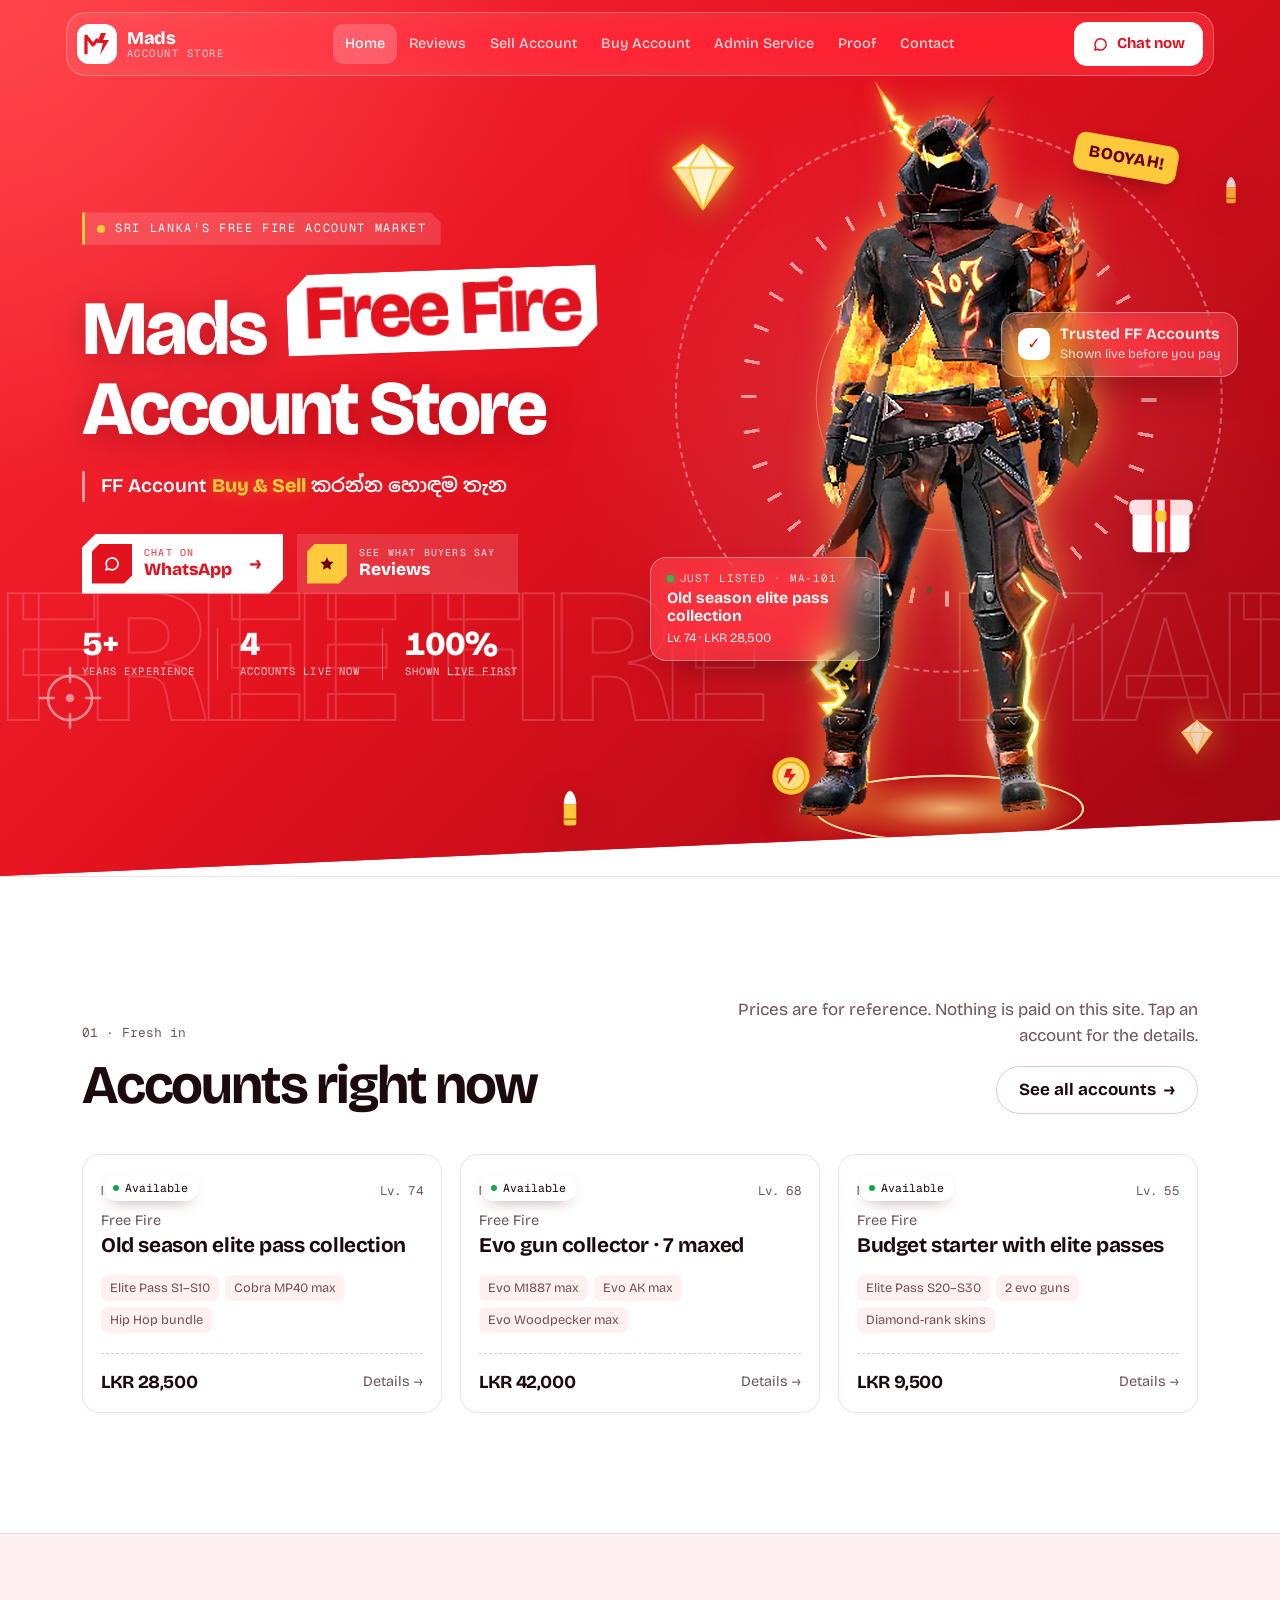
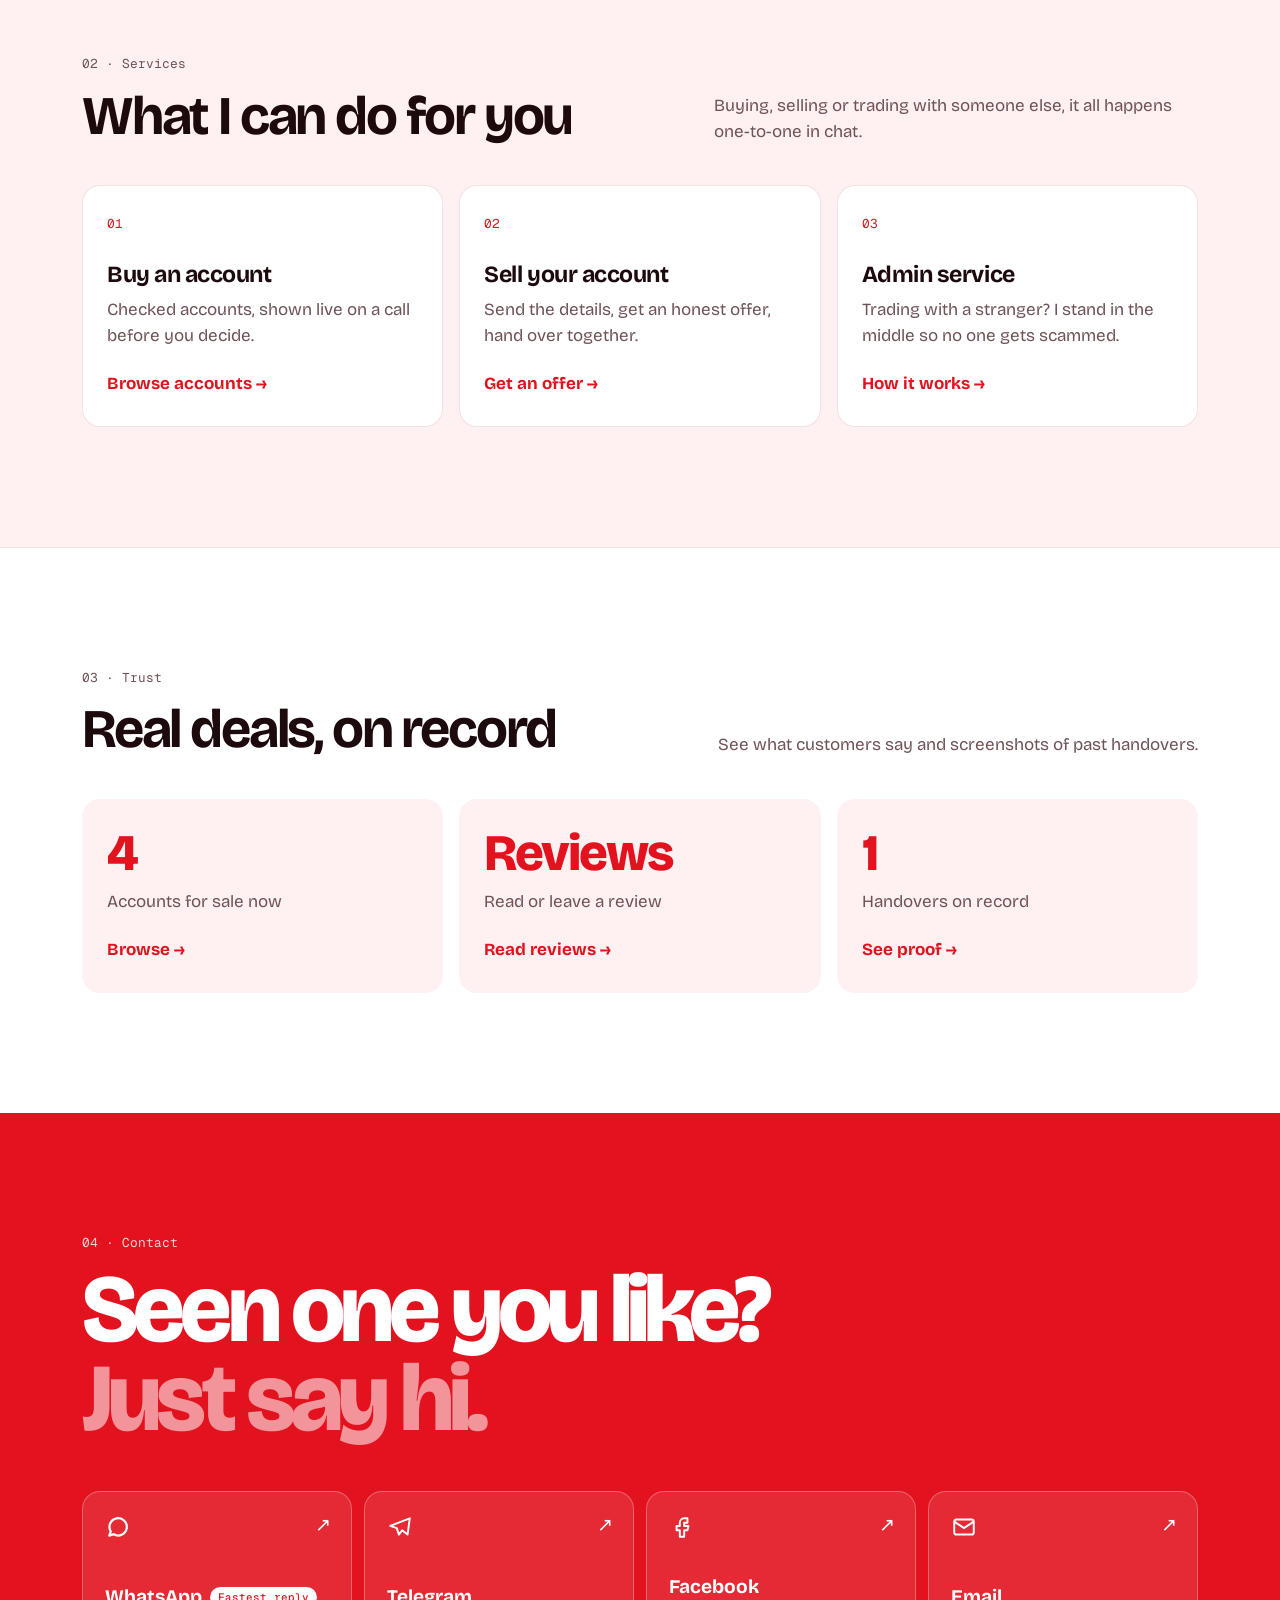
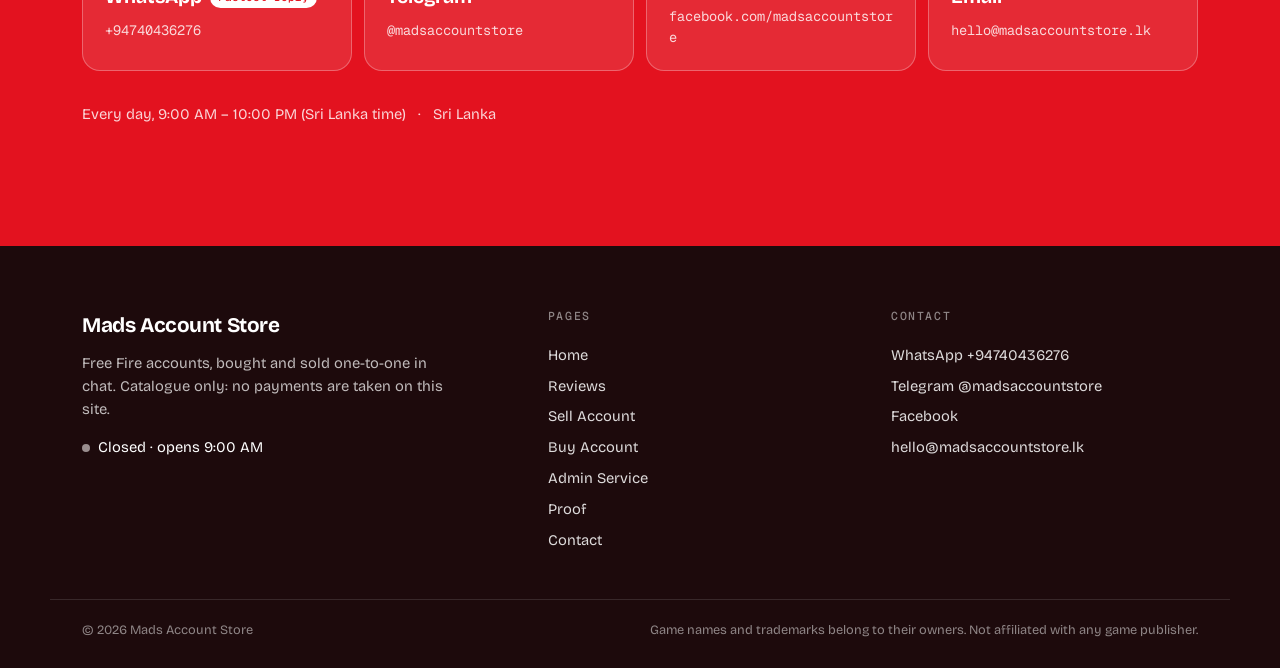
<file: index.html>
<!doctype html>
<html lang="en">
  <head>
    <meta charset="utf-8" />
    <meta name="viewport" content="width=device-width, initial-scale=1" />
    <title>Mads Account Store — Free Fire accounts</title>
    <meta
      name="description"
      content="Buy and sell Free Fire accounts with Mads Account Store. Browse the listings and message directly on WhatsApp — no online payments."
    />
    <meta name="theme-color" content="#e3121f" />
    <link rel="preconnect" href="https://fonts.googleapis.com" />
    <link rel="preconnect" href="https://fonts.gstatic.com" crossorigin />
    <link
      href="https://fonts.googleapis.com/css2?family=Bricolage+Grotesque:opsz,wght@12..96,400;12..96,500;12..96,700;12..96,800&family=Geist+Mono:wght@400;500&family=Noto+Sans+Sinhala:wght@500;600&display=swap"
      rel="stylesheet"
    />
    <link rel="stylesheet" href="assets/css/style.css" />
  </head>
  <body data-page="home">
    <a class="skip" href="#main">Skip to content</a>
    <div id="site-nav"></div>

    <main id="main">
      <!-- Hero -->
      <section class="hero" aria-labelledby="hero-title">
        <div class="hero-bg" id="hero-bg" aria-hidden="true">
          <div class="hero-particles" id="hero-particles"></div>
          <div class="hero-marquee" data-depth="6"><div class="marquee-track" id="marquee"></div></div>
        </div>
        <div class="hero-objects" id="hero-objects" aria-hidden="true">
          <span class="obj obj-gem" data-depth="34"><i><svg viewBox="0 0 64 64"><path class="f1" d="M32 4 58 24 32 60 6 24z"/><path class="f2" d="M6 24h52L32 60z"/><path class="f3" d="M20 24 32 4l12 20-12 36z"/><path class="edge" d="M32 4 58 24 32 60 6 24zM6 24h52M20 24l12 36 12-36M20 24 32 4l12 20"/></svg></i></span>
          <span class="obj obj-crate" data-depth="22"><i><svg viewBox="0 0 64 64"><rect class="box" x="6" y="14" width="52" height="42" rx="6"/><rect class="lid" x="3" y="8" width="58" height="14" rx="5"/><path class="strap" d="M26 8v48M38 8v48"/><rect class="lock" x="27" y="18" width="10" height="10" rx="2"/></svg></i></span>
          <span class="obj obj-ammo" data-depth="44"><i><svg viewBox="0 0 64 64"><path class="shell" d="M22 26h20v30a4 4 0 0 1-4 4H26a4 4 0 0 1-4-4z"/><path class="tip" d="M22 26c0-12 5-20 10-22 5 2 10 10 10 22z"/><path class="band" d="M22 50h20"/></svg></i></span>
          <span class="obj obj-ammo obj-ammo-2" data-depth="18"><i><svg viewBox="0 0 64 64"><path class="shell" d="M22 26h20v30a4 4 0 0 1-4 4H26a4 4 0 0 1-4-4z"/><path class="tip" d="M22 26c0-12 5-20 10-22 5 2 10 10 10 22z"/><path class="band" d="M22 50h20"/></svg></i></span>
          <span class="obj obj-cross" data-depth="12"><i><svg viewBox="0 0 64 64"><circle cx="32" cy="32" r="22"/><circle cx="32" cy="32" r="3" class="dot"/><path d="M32 2v14M32 48v14M2 32h14M48 32h14"/></svg></i></span>
          <span class="obj obj-coin" data-depth="28"><i><svg viewBox="0 0 64 64"><ellipse class="rim" cx="32" cy="32" rx="26" ry="26"/><ellipse class="face" cx="32" cy="32" rx="19" ry="19"/><path class="mark" d="M26 22l-4 12h8l-3 10 12-15h-8l3-7z"/></svg></i></span>
          <span class="obj obj-gem obj-gem-2" data-depth="40"><i><svg viewBox="0 0 64 64"><path class="f1" d="M32 4 58 24 32 60 6 24z"/><path class="f2" d="M6 24h52L32 60z"/><path class="f3" d="M20 24 32 4l12 20-12 36z"/><path class="edge" d="M32 4 58 24 32 60 6 24zM6 24h52M20 24l12 36 12-36M20 24 32 4l12 20"/></svg></i></span>
        </div>
        <div class="wrap hero-inner">
          <div class="hero-copy">
            <p class="hero-eyebrow"><span class="live-dot" aria-hidden="true"></span><span id="hero-eyebrow">Free Fire account market</span></p>
            <h1 class="hero-title" id="hero-title">
              <span class="t-first" data-hero="before">Mads</span>
              <span class="hl" data-hero="highlight">Free Fire</span>
              <span class="hero-title-line" data-hero="after">Account Store</span>
            </h1>
            <p class="hero-sub" id="hero-sub"></p>
            <div class="hero-actions">
              <a class="gbtn gbtn-primary" data-link="whatsapp" href="#contact">
                <span class="gbtn-icon"><svg viewBox="0 0 24 24" width="18" height="18" aria-hidden="true"><path d="M4 20l1.3-4A8 8 0 1 1 8 18.7L4 20z" fill="none" stroke="currentColor" stroke-width="2.2" stroke-linejoin="round" /></svg></span>
                <span class="gbtn-text"><small>Chat on</small>WhatsApp</span>
                <span class="gbtn-arrow" aria-hidden="true">→</span>
              </a>
              <a class="gbtn gbtn-glass" href="reviews.html">
                <span class="gbtn-icon"><svg viewBox="0 0 24 24" width="18" height="18" aria-hidden="true"><path d="M12 3l2.7 5.6 6.1.8-4.5 4.2 1.1 6-5.4-2.9-5.4 2.9 1.1-6L3.2 9.4l6.1-.8L12 3z" fill="currentColor" /></svg></span>
                <span class="gbtn-text"><small>See what buyers say</small>Reviews</span>
              </a>
            </div>
            <dl class="hero-stats" id="hero-stats"></dl>
          </div>
          <div class="hero-figure" id="hero-figure" data-depth="-10"></div>
        </div>
      </section>

      <section class="section" id="featured">
        <div class="wrap">
          <div class="section-head">
            <div>
              <p class="kicker">01 · Fresh in</p>
              <h2>Accounts right now</h2>
            </div>
            <div class="section-side">
              <p class="section-note">Prices are for reference. Nothing is paid on this site. Tap an account for the details.</p>
              <a class="btn btn-ghost" href="buy.html">See all accounts <span aria-hidden="true">→</span></a>
            </div>
          </div>
          <ul class="grid" id="featured-grid"></ul>
        </div>
      </section>

      <section class="section section-alt" id="services">
        <div class="wrap">
          <div class="section-head">
            <div>
              <p class="kicker">02 · Services</p>
              <h2>What I can do for you</h2>
            </div>
            <p class="section-note">Buying, selling or trading with someone else, it all happens one-to-one in chat.</p>
          </div>
          <div class="services">
            <a class="service-card" href="buy.html">
              <span class="service-no">01</span>
              <h3>Buy an account</h3>
              <p>Checked accounts, shown live on a call before you decide.</p>
              <span class="service-link">Browse accounts <span aria-hidden="true">→</span></span>
            </a>
            <a class="service-card" href="sell.html">
              <span class="service-no">02</span>
              <h3>Sell your account</h3>
              <p>Send the details, get an honest offer, hand over together.</p>
              <span class="service-link">Get an offer <span aria-hidden="true">→</span></span>
            </a>
            <a class="service-card" href="admin.html">
              <span class="service-no">03</span>
              <h3>Admin service</h3>
              <p>Trading with a stranger? I stand in the middle so no one gets scammed.</p>
              <span class="service-link">How it works <span aria-hidden="true">→</span></span>
            </a>
          </div>
        </div>
      </section>

      <section class="section" id="trust">
        <div class="wrap">
          <div class="section-head">
            <div>
              <p class="kicker">03 · Trust</p>
              <h2>Real deals, on record</h2>
            </div>
            <p class="section-note">See what customers say and screenshots of past handovers.</p>
          </div>
          <div class="trust-grid" id="trust-grid"></div>
        </div>
      </section>

      <section class="section contact" id="contact">
        <div class="wrap">
          <p class="kicker">04 · Contact</p>
          <h2 class="contact-title">Seen one you like?<br /><em>Just say hi.</em></h2>
          <div class="contact-grid" id="contact-grid"></div>
          <p class="contact-meta">
            <span data-contact="hours"></span>
            <span class="sep" aria-hidden="true">·</span>
            <span data-contact="location"></span>
          </p>
        </div>
      </section>
    </main>

    <div id="site-footer"></div>

    <script src="assets/js/config.js"></script>
    <script src="assets/js/electric.js"></script>
    <script src="assets/js/site.js"></script>
    <script src="assets/js/pages/home.js"></script>
  </body>
</html>
</file>
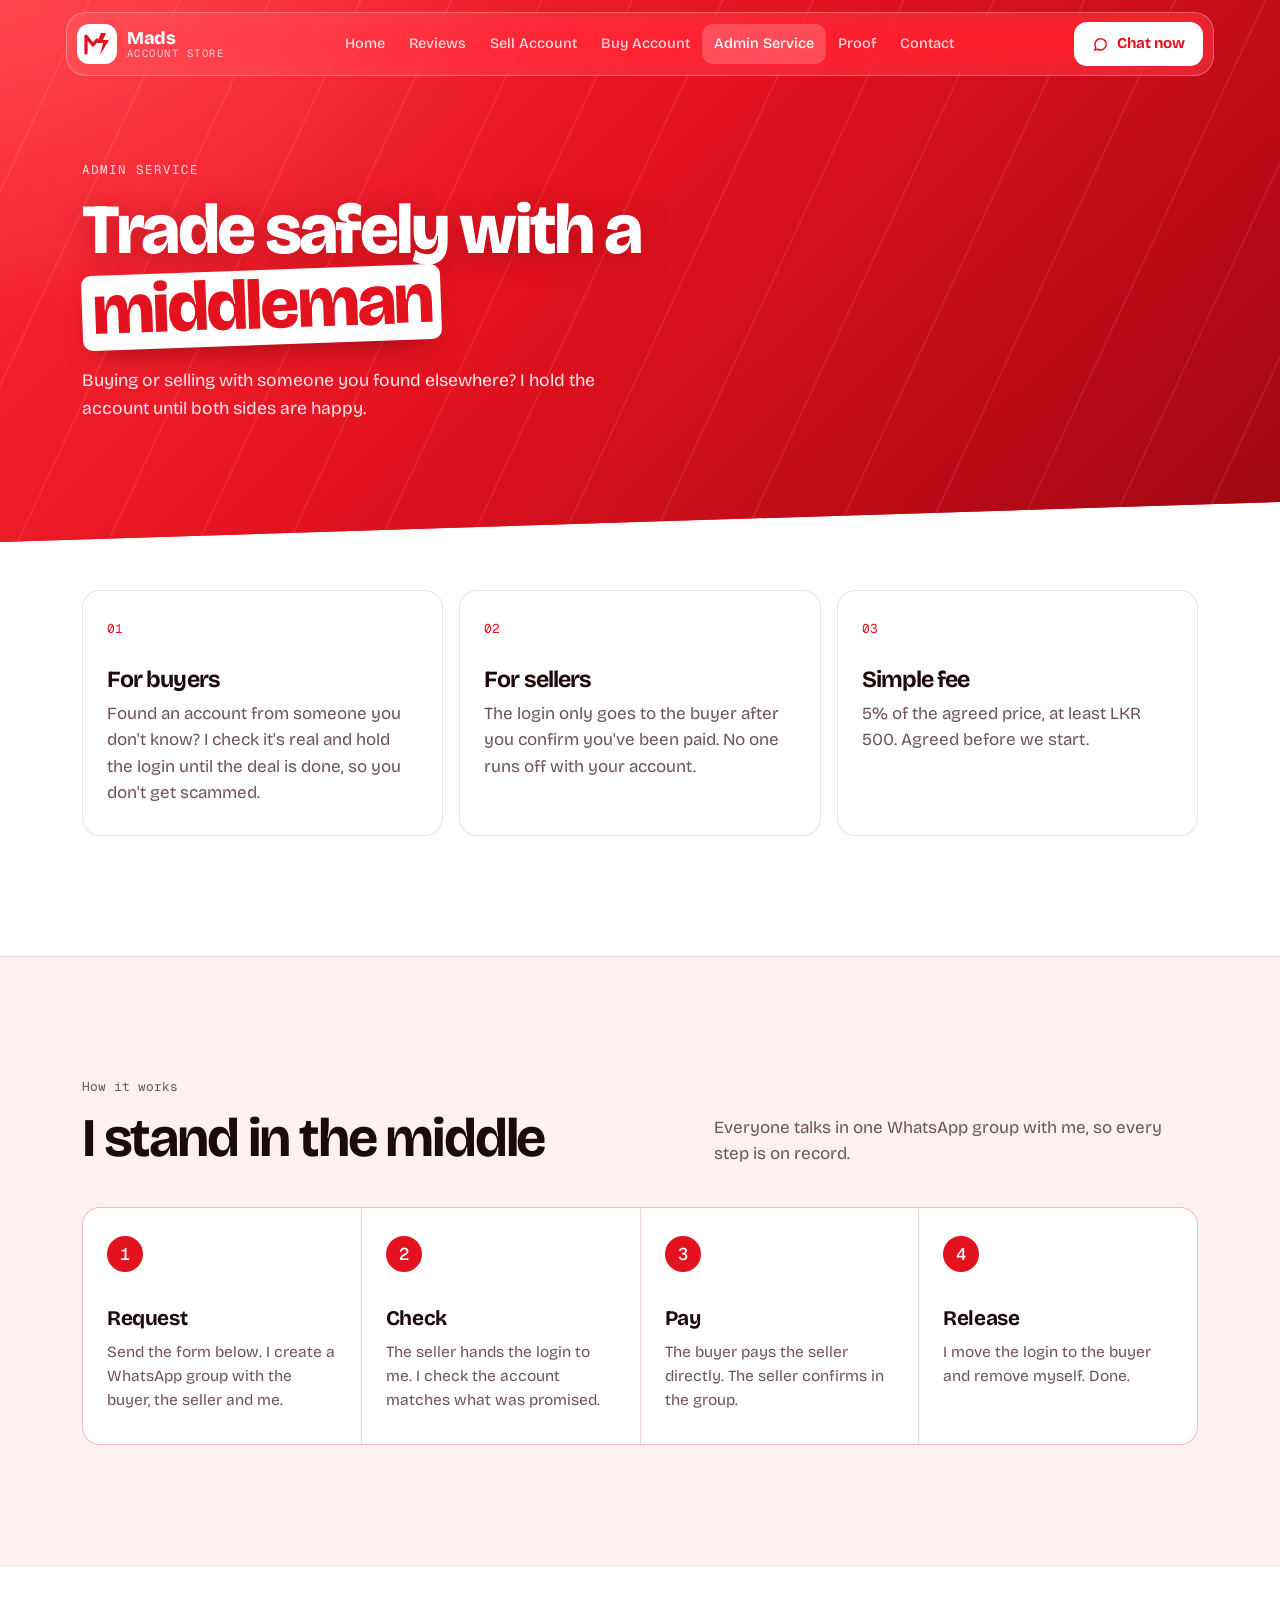
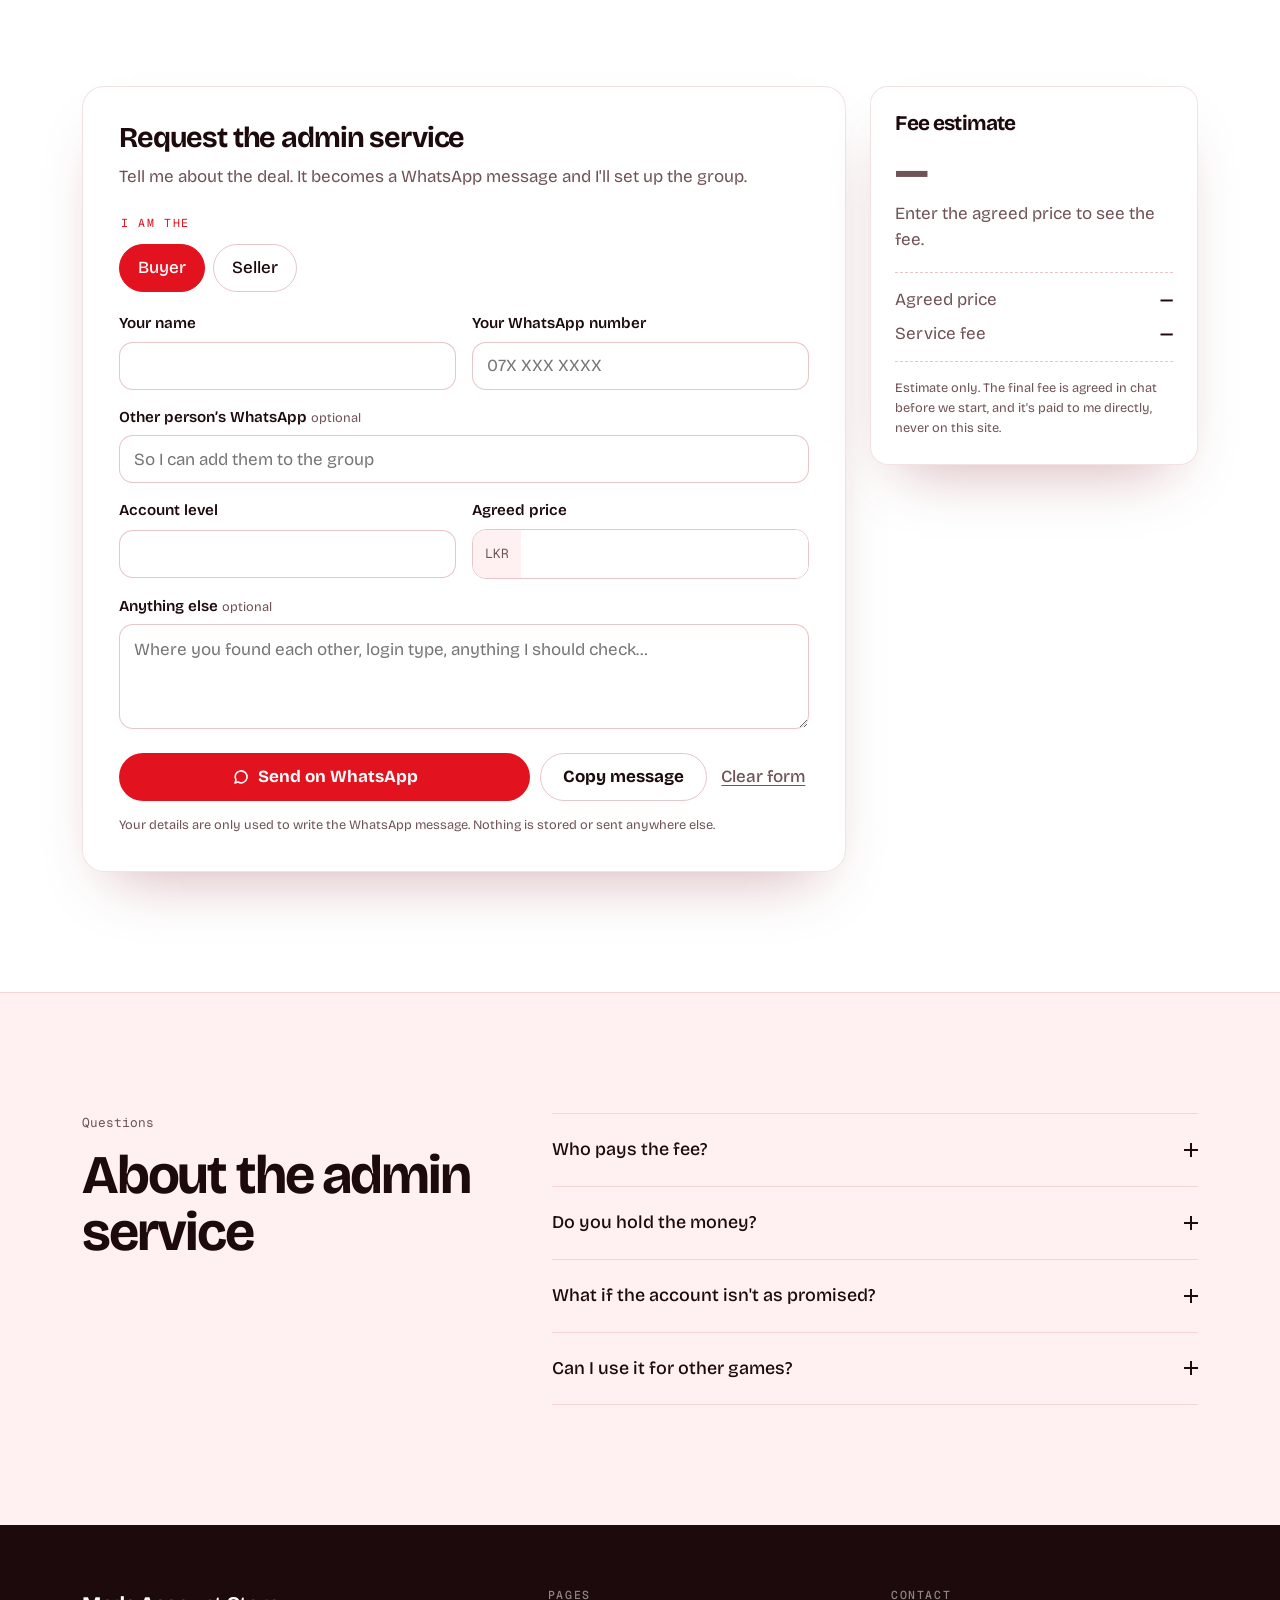
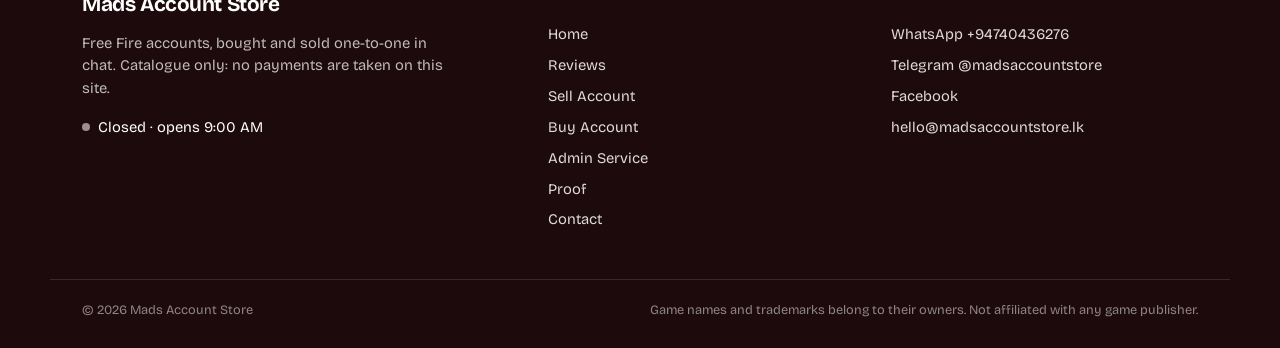
<file: admin.html>
<!doctype html>
<html lang="en">
  <head>
    <meta charset="utf-8" />
    <meta name="viewport" content="width=device-width, initial-scale=1" />
    <title>Admin (middleman) service · Mads Account Store</title>
    <meta name="description" content="Trading a Free Fire account with someone else? I stand in the middle so neither side gets scammed." />
    <meta name="theme-color" content="#e3121f" />
    <link rel="preconnect" href="https://fonts.googleapis.com" />
    <link rel="preconnect" href="https://fonts.gstatic.com" crossorigin />
    <link
      href="https://fonts.googleapis.com/css2?family=Bricolage+Grotesque:opsz,wght@12..96,400;12..96,500;12..96,700;12..96,800&family=Geist+Mono:wght@400;500&family=Noto+Sans+Sinhala:wght@500;600&display=swap"
      rel="stylesheet"
    />
    <link rel="stylesheet" href="assets/css/style.css" />
  </head>
  <body data-page="admin">
    <a class="skip" href="#main">Skip to content</a>
    <div id="site-nav"></div>

    <main id="main">
      <section class="page-hero">
        <div class="page-hero-bg" aria-hidden="true"><div class="hero-particles" id="page-sparks"></div></div>
        <div class="wrap page-hero-inner">
          <p class="page-kicker">Admin Service</p>
          <h1>Trade safely with a <span class="hl">middleman</span></h1>
          <p class="page-lead">Buying or selling with someone you found elsewhere? I hold the account until both sides are happy.</p>
        </div>
      </section>
      <section class="section section-tight">
        <div class="wrap">
          <div class="cards-3">
            <article class="info-card"><span class="info-icon" aria-hidden="true">01</span><h2>For buyers</h2><p>Found an account from someone you don't know? I check it's real and hold the login until the deal is done, so you don't get scammed.</p></article>
            <article class="info-card"><span class="info-icon" aria-hidden="true">02</span><h2>For sellers</h2><p>The login only goes to the buyer after you confirm you've been paid. No one runs off with your account.</p></article>
            <article class="info-card"><span class="info-icon" aria-hidden="true">03</span><h2>Simple fee</h2><p id="fee-text">A small fee for the service, agreed before we start. Use the calculator to see an estimate.</p></article>
          </div>
        </div>
      </section>

      <section class="section section-alt">
        <div class="wrap">
          <div class="section-head">
            <div><p class="kicker">How it works</p><h2>I stand in the middle</h2></div>
            <p class="section-note">Everyone talks in one WhatsApp group with me, so every step is on record.</p>
          </div>
          <ol class="steps">
            <li><span class="step-no">1</span><h3>Request</h3><p>Send the form below. I create a WhatsApp group with the buyer, the seller and me.</p></li>
            <li><span class="step-no">2</span><h3>Check</h3><p>The seller hands the login to me. I check the account matches what was promised.</p></li>
            <li><span class="step-no">3</span><h3>Pay</h3><p>The buyer pays the seller directly. The seller confirms in the group.</p></li>
            <li><span class="step-no">4</span><h3>Release</h3><p>I move the login to the buyer and remove myself. Done.</p></li>
          </ol>
        </div>
      </section>

      <section class="section">
        <div class="wrap split">
          <form class="form-card" id="admin-form" novalidate>
            <h2>Request the admin service</h2>
            <p class="form-intro">Tell me about the deal. It becomes a WhatsApp message and I'll set up the group.</p>
            <fieldset>
              <legend>I am the</legend>
              <div class="radio-pills">
                <label><input type="radio" name="role" value="Buyer" required checked /><span>Buyer</span></label>
                <label><input type="radio" name="role" value="Seller" required /><span>Seller</span></label>
              </div>
            </fieldset>
            <div class="field-row">
            <div class="field ">
              <label for="f-name">Your name</label>
              <input id="f-name" name="name" required autocomplete="name" data-error="Tell me what to call you." />
            </div>
            <div class="field ">
              <label for="f-phone">Your WhatsApp number</label>
              <input id="f-phone" name="phone" type="tel" inputmode="tel" required pattern="[+0-9 ()-]{9,}" autocomplete="tel" placeholder="07X XXX XXXX" data-error="Enter a phone number I can reply to." />
            </div>
            </div>
            <div class="field ">
              <label for="f-other">Other person’s WhatsApp <span class="optional">optional</span></label>
              <input id="f-other" name="other" type="tel" inputmode="tel" pattern="[+0-9 ()-]{9,}" placeholder="So I can add them to the group" data-error="Check the number, or leave it empty." />
            </div>
            <div class="field-row">
            <div class="field ">
              <label for="f-acc">Account level</label>
              <input id="f-acc" name="level" type="number" min="1" max="100" required inputmode="numeric" data-error="Enter the account level (1–100)." />
            </div>
            <div class="field ">
              <label for="f-deal">Agreed price</label>
              <div class="input-prefix"><span>LKR</span><input id="f-deal" name="price" type="number" min="100" step="100" required inputmode="numeric" data-error="Enter the price you agreed." /></div>
            </div>
            </div>
            <div class="field ">
              <label for="f-notes">Anything else <span class="optional">optional</span></label>
              <textarea id="f-notes" name="notes" rows="3" placeholder="Where you found each other, login type, anything I should check…"></textarea>
            </div>
            <div class="form-actions">
              <button class="btn" type="submit"><svg viewBox="0 0 24 24" width="18" height="18" aria-hidden="true"><path d="M4 20l1.3-4A8 8 0 1 1 8 18.7L4 20z" fill="none" stroke="currentColor" stroke-width="2.1" stroke-linejoin="round"/></svg> Send on WhatsApp</button>
              <button class="btn btn-ghost" type="button" data-copy-message>Copy message</button>
              <button class="link-btn" type="button" data-clear>Clear form</button>
            </div>
            <p class="fineprint">Your details are only used to write the WhatsApp message. Nothing is stored or sent anywhere else.</p>
          </form>

          <aside class="aside">
            <div class="aside-card fee-card" aria-live="polite">
              <h2>Fee estimate</h2>
              <p class="fee-amount" id="fee-amount">—</p>
              <p class="fee-note" id="fee-note">Enter the agreed price to see the fee.</p>
              <dl class="fee-rows">
                <div><dt>Agreed price</dt><dd id="fee-price">—</dd></div>
                <div><dt>Service fee</dt><dd id="fee-fee">—</dd></div>
              </dl>
              <p class="fineprint">Estimate only. The final fee is agreed in chat before we start, and it's paid to me directly, never on this site.</p>
            </div>
          </aside>
        </div>
      </section>

      <section class="section section-alt">
        <div class="wrap faq-wrap">
          <div><p class="kicker">Questions</p><h2>About the admin service</h2></div>
          <div class="faq" id="faq-list"></div>
        </div>
      </section>
    </main>

    <div id="site-footer"></div>
    <script src="assets/js/config.js"></script>
    <script src="assets/js/site.js"></script>
    <script src="assets/js/pages/admin.js"></script>
  </body>
</html>
</file>
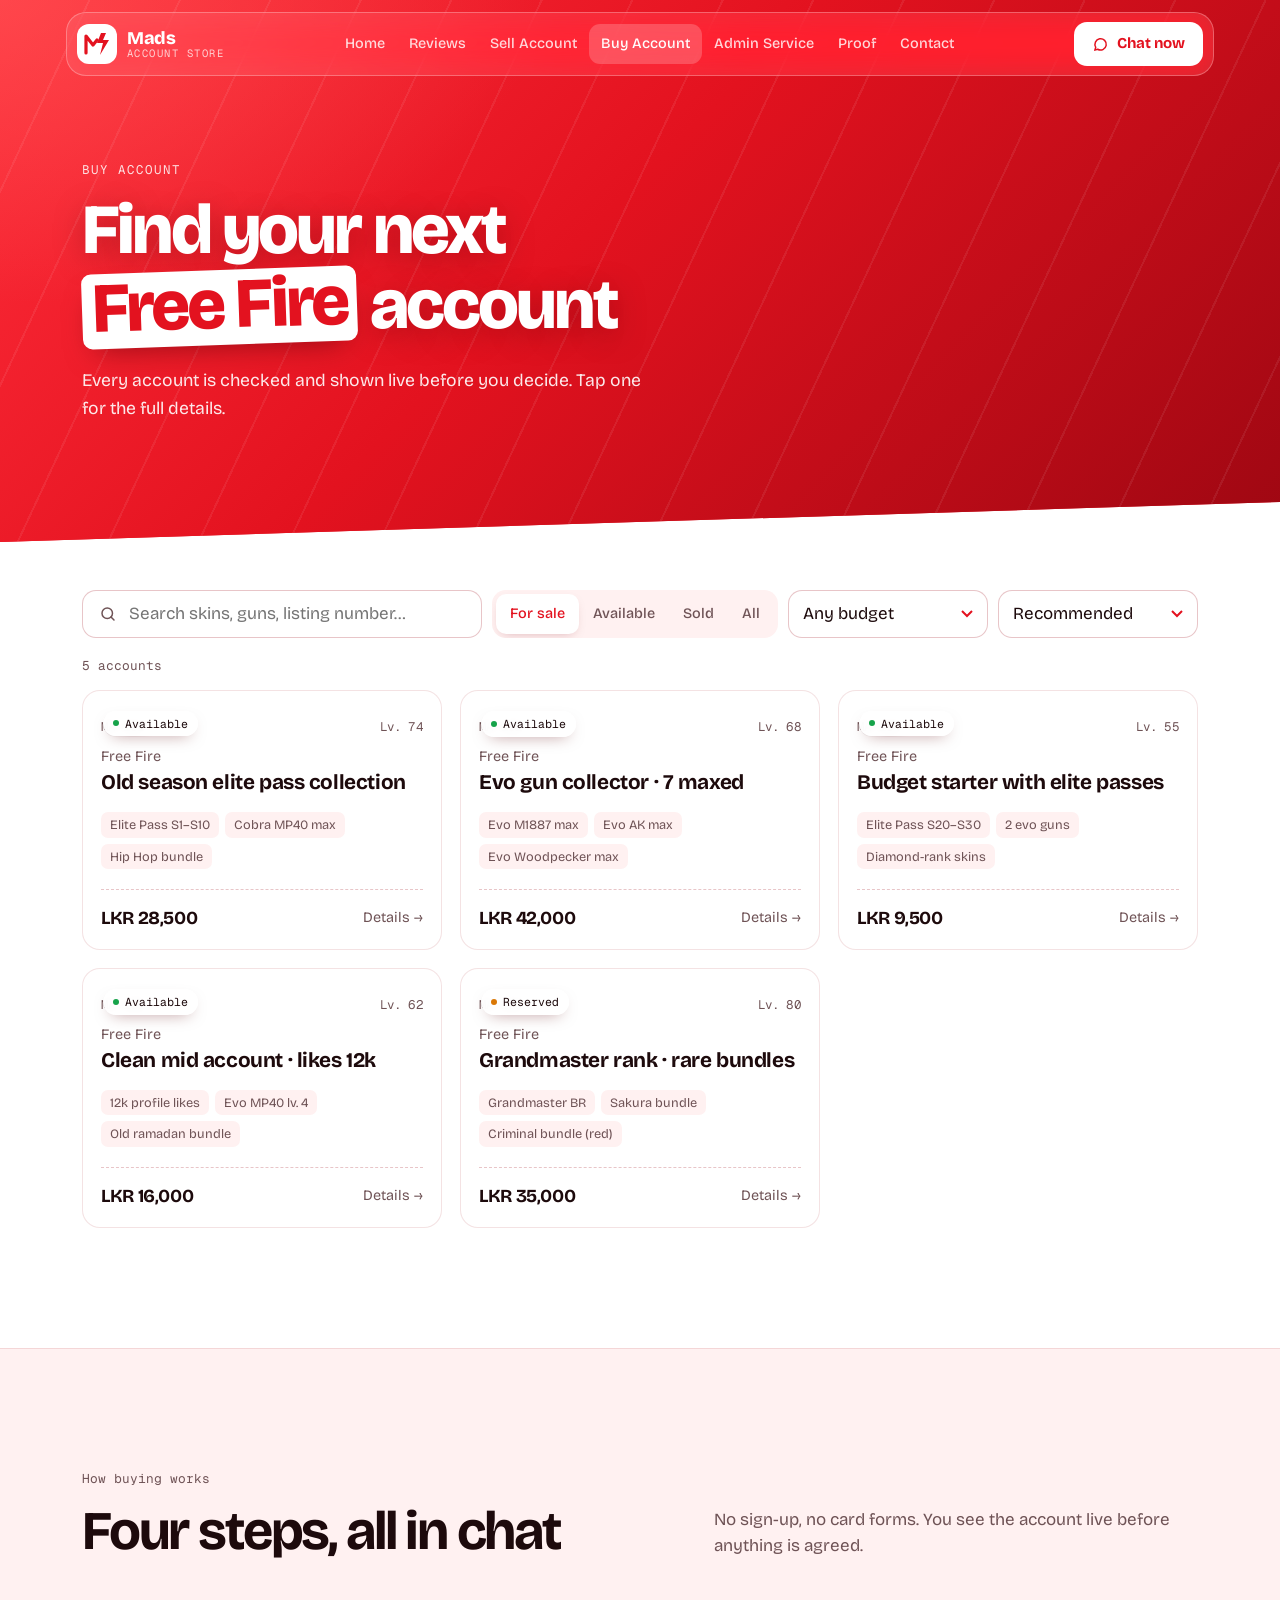
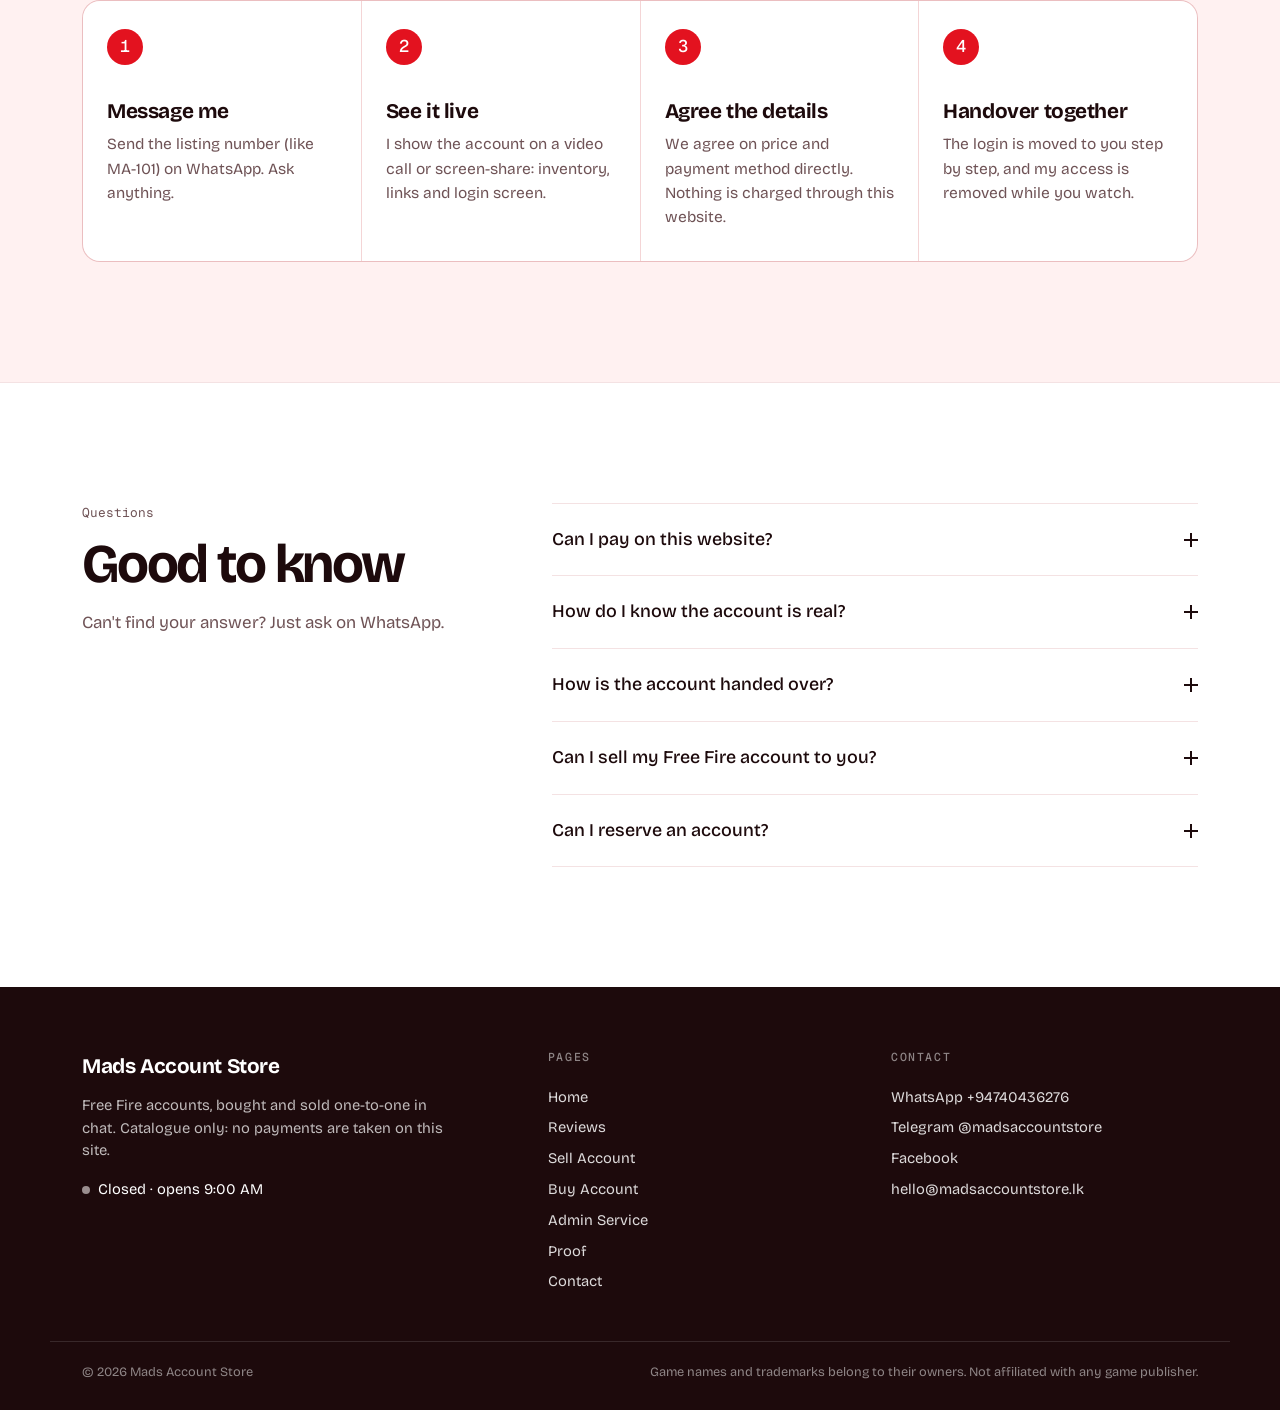
<file: buy.html>
<!doctype html>
<html lang="en">
  <head>
    <meta charset="utf-8" />
    <meta name="viewport" content="width=device-width, initial-scale=1" />
    <title>Buy a Free Fire account · Mads Account Store</title>
    <meta name="description" content="Browse Free Fire accounts for sale. Search, filter by budget and message on WhatsApp. No online payments." />
    <meta name="theme-color" content="#e3121f" />
    <link rel="preconnect" href="https://fonts.googleapis.com" />
    <link rel="preconnect" href="https://fonts.gstatic.com" crossorigin />
    <link
      href="https://fonts.googleapis.com/css2?family=Bricolage+Grotesque:opsz,wght@12..96,400;12..96,500;12..96,700;12..96,800&family=Geist+Mono:wght@400;500&family=Noto+Sans+Sinhala:wght@500;600&display=swap"
      rel="stylesheet"
    />
    <link rel="stylesheet" href="assets/css/style.css" />
  </head>
  <body data-page="buy">
    <a class="skip" href="#main">Skip to content</a>
    <div id="site-nav"></div>

    <main id="main">
      <section class="page-hero">
        <div class="page-hero-bg" aria-hidden="true"><div class="hero-particles" id="page-sparks"></div></div>
        <div class="wrap page-hero-inner">
          <p class="page-kicker">Buy Account</p>
          <h1>Find your next <span class="hl">Free Fire</span> account</h1>
          <p class="page-lead">Every account is checked and shown live before you decide. Tap one for the full details.</p>
        </div>
      </section>
      <section class="section section-tight" id="listings">
        <div class="wrap">
          <div class="filters" role="search">
            <label class="search">
              <svg viewBox="0 0 24 24" width="18" height="18" aria-hidden="true"><circle cx="11" cy="11" r="7" fill="none" stroke="currentColor" stroke-width="2"/><path d="M20 20l-4-4" stroke="currentColor" stroke-width="2" stroke-linecap="round"/></svg>
              <span class="sr-only">Search accounts</span>
              <input id="q" type="search" placeholder="Search skins, guns, listing number…" autocomplete="off" />
            </label>
            <div class="segmented" role="group" aria-label="Status" id="status">
              <button type="button" data-status="open" aria-pressed="true">For sale</button>
              <button type="button" data-status="available" aria-pressed="false">Available</button>
              <button type="button" data-status="sold" aria-pressed="false">Sold</button>
              <button type="button" data-status="all" aria-pressed="false">All</button>
            </div>
            <label class="select">
              <span class="sr-only">Budget</span>
              <select id="budget">
                <option value="0">Any budget</option>
                <option value="10000">Under LKR 10,000</option>
                <option value="25000">Under LKR 25,000</option>
                <option value="50000">Under LKR 50,000</option>
              </select>
            </label>
            <label class="select">
              <span class="sr-only">Sort</span>
              <select id="sort">
                <option value="status">Recommended</option>
                <option value="price-asc">Price: low to high</option>
                <option value="price-desc">Price: high to low</option>
                <option value="level-desc">Level: highest first</option>
              </select>
            </label>
          </div>
          <p class="result-count" id="count" aria-live="polite"></p>
          <ul class="grid" id="grid"></ul>
          <div class="empty-state" id="empty" hidden>
            <h2>No accounts match that</h2>
            <p>Try a different search, or tell me what you're looking for and I'll find one.</p>
            <a class="btn" id="request-link" target="_blank" rel="noopener" href="#">Request an account</a>
          </div>
        </div>
      </section>

      <section class="section section-alt" id="how">
        <div class="wrap">
          <div class="section-head">
            <div><p class="kicker">How buying works</p><h2>Four steps, all in chat</h2></div>
            <p class="section-note">No sign-up, no card forms. You see the account live before anything is agreed.</p>
          </div>
          <ol class="steps">
            <li><span class="step-no">1</span><h3>Message me</h3><p>Send the listing number (like MA-101) on WhatsApp. Ask anything.</p></li>
            <li><span class="step-no">2</span><h3>See it live</h3><p>I show the account on a video call or screen-share: inventory, links and login screen.</p></li>
            <li><span class="step-no">3</span><h3>Agree the details</h3><p>We agree on price and payment method directly. Nothing is charged through this website.</p></li>
            <li><span class="step-no">4</span><h3>Handover together</h3><p>The login is moved to you step by step, and my access is removed while you watch.</p></li>
          </ol>
        </div>
      </section>

      <section class="section" id="faq">
        <div class="wrap faq-wrap">
          <div><p class="kicker">Questions</p><h2>Good to know</h2><p class="section-note">Can't find your answer? Just ask on WhatsApp.</p></div>
          <div class="faq" id="faq-list"></div>
        </div>
      </section>
    </main>

    <div id="site-footer"></div>
    <script src="assets/js/config.js"></script>
    <script src="assets/js/site.js"></script>
    <script src="assets/js/pages/buy.js"></script>
  </body>
</html>
</file>
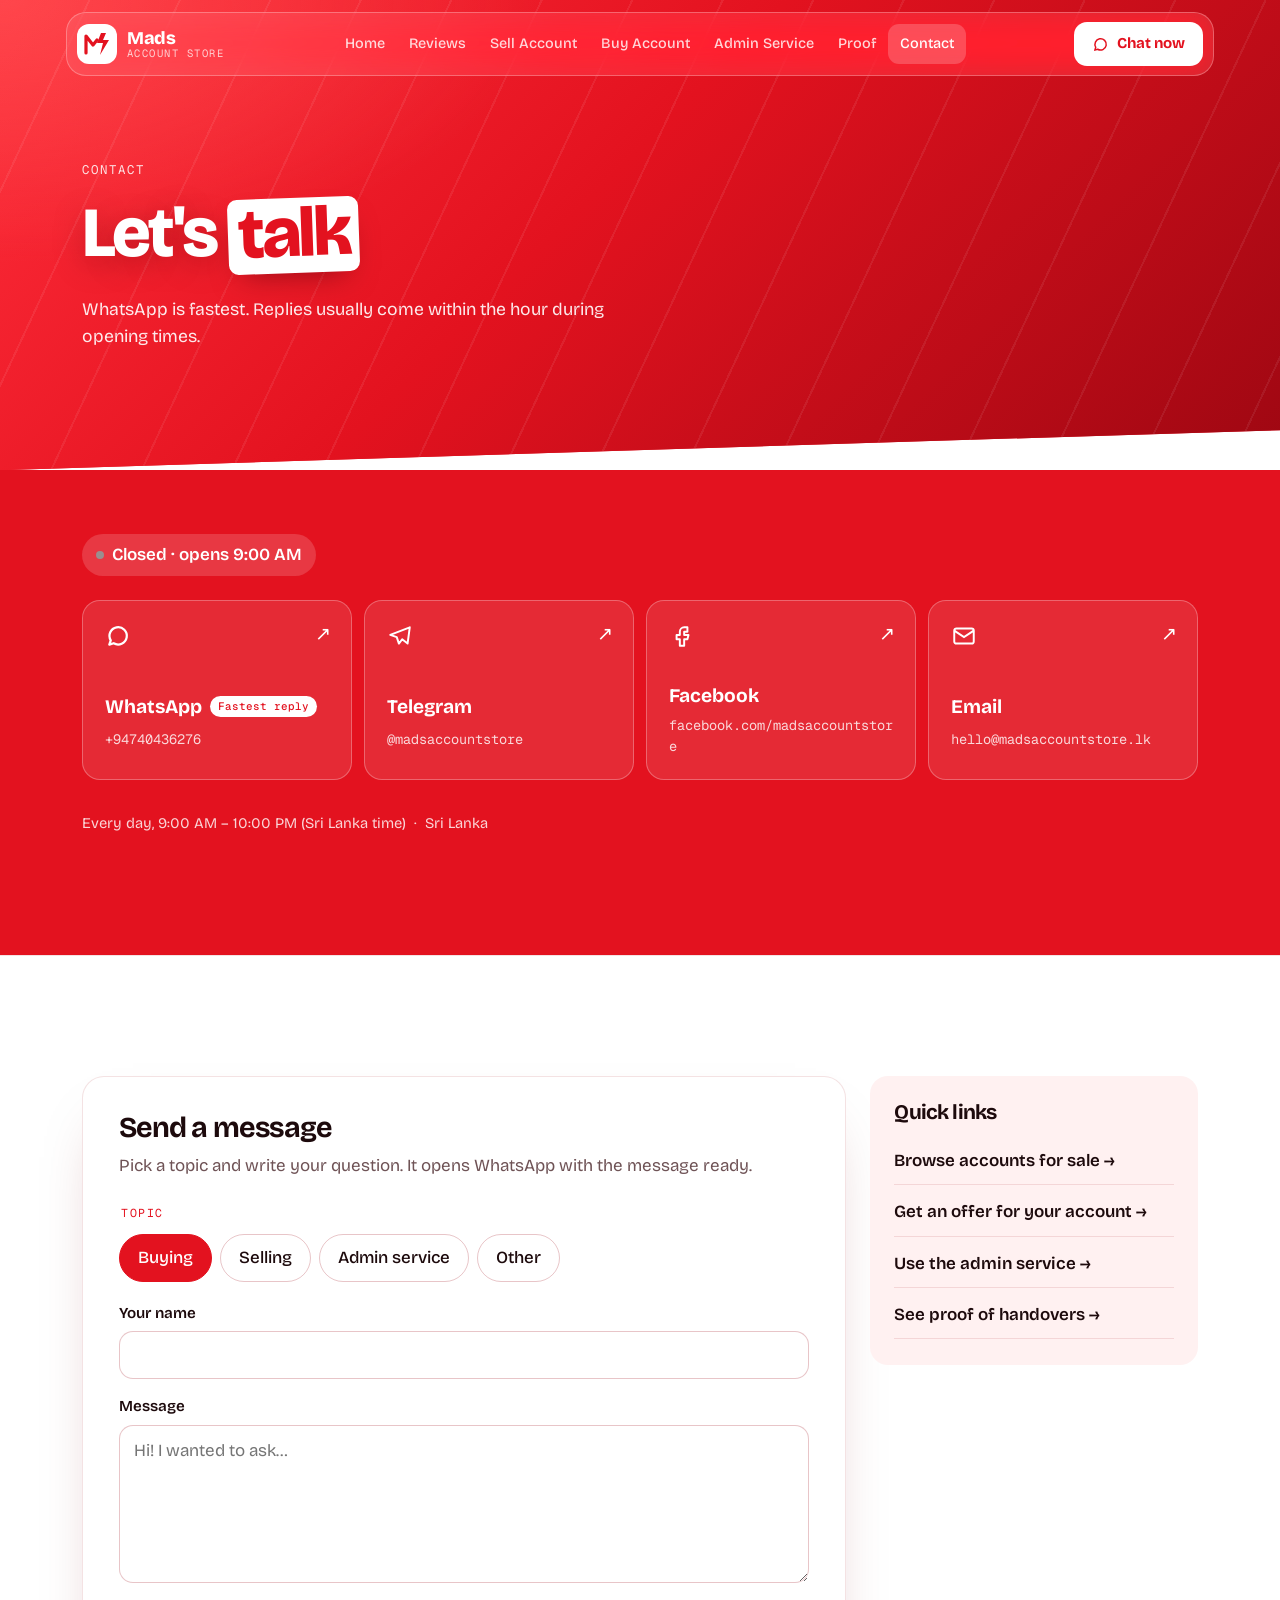
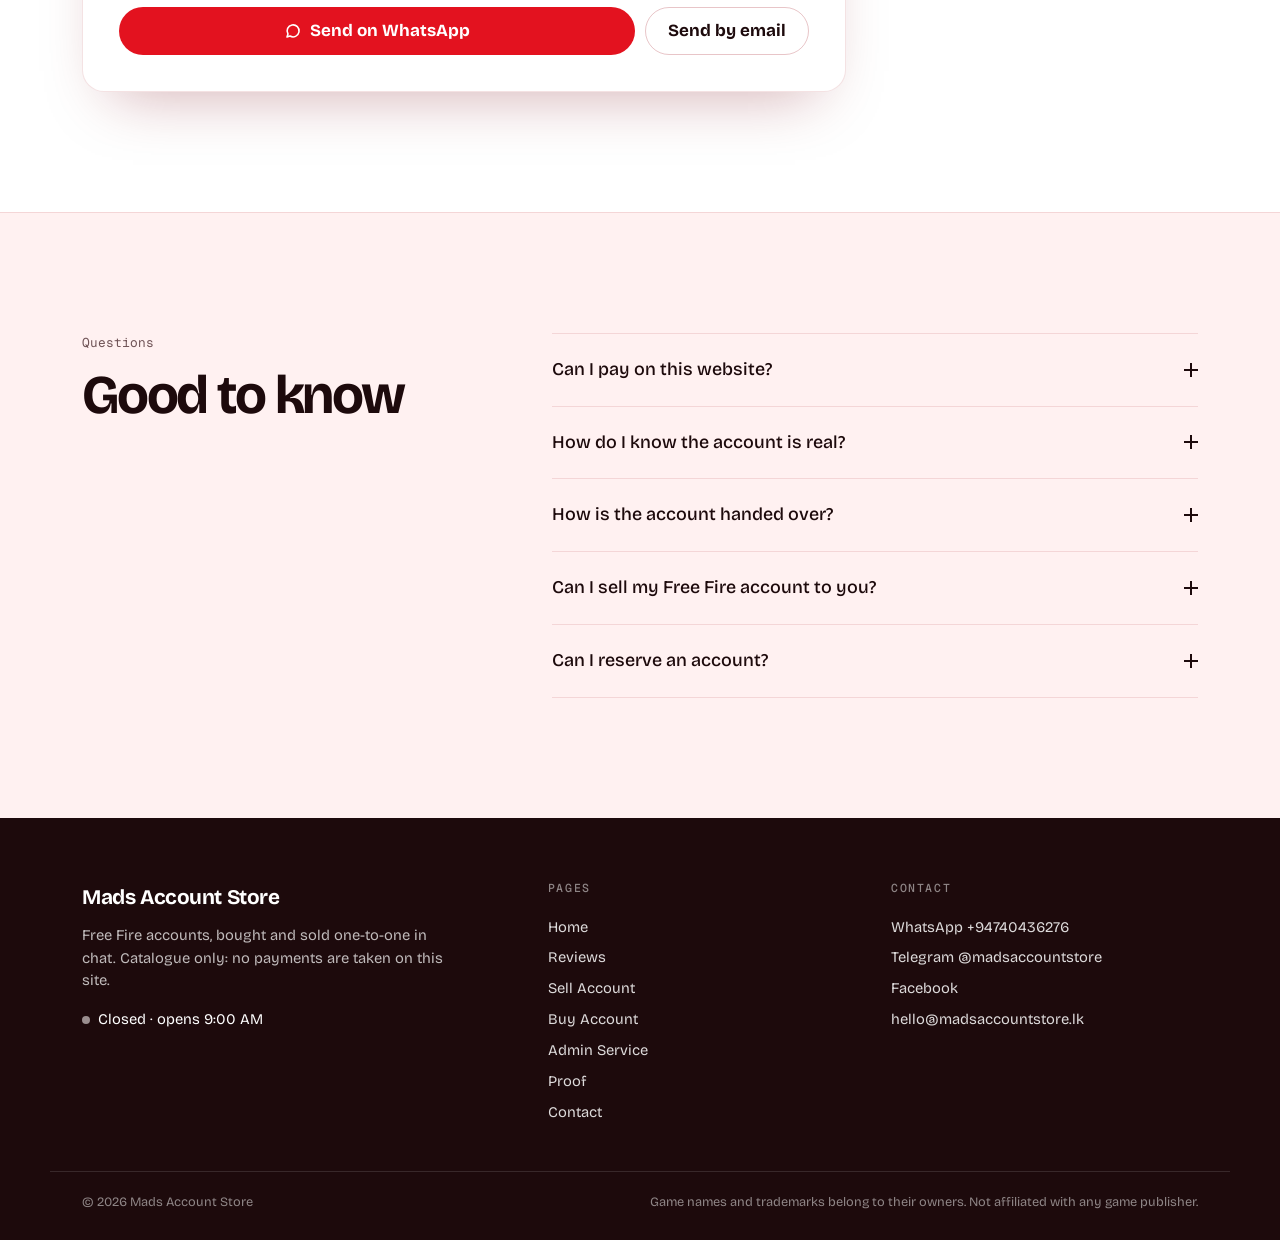
<file: contact.html>
<!doctype html>
<html lang="en">
  <head>
    <meta charset="utf-8" />
    <meta name="viewport" content="width=device-width, initial-scale=1" />
    <title>Contact · Mads Account Store</title>
    <meta name="description" content="Contact Mads Account Store on WhatsApp, Telegram, Facebook or email." />
    <meta name="theme-color" content="#e3121f" />
    <link rel="preconnect" href="https://fonts.googleapis.com" />
    <link rel="preconnect" href="https://fonts.gstatic.com" crossorigin />
    <link
      href="https://fonts.googleapis.com/css2?family=Bricolage+Grotesque:opsz,wght@12..96,400;12..96,500;12..96,700;12..96,800&family=Geist+Mono:wght@400;500&family=Noto+Sans+Sinhala:wght@500;600&display=swap"
      rel="stylesheet"
    />
    <link rel="stylesheet" href="assets/css/style.css" />
  </head>
  <body data-page="contact">
    <a class="skip" href="#main">Skip to content</a>
    <div id="site-nav"></div>

    <main id="main">
      <section class="page-hero">
        <div class="page-hero-bg" aria-hidden="true"><div class="hero-particles" id="page-sparks"></div></div>
        <div class="wrap page-hero-inner">
          <p class="page-kicker">Contact</p>
          <h1>Let's <span class="hl">talk</span></h1>
          <p class="page-lead">WhatsApp is fastest. Replies usually come within the hour during opening times.</p>
        </div>
      </section>
      <section class="section contact contact-page">
        <div class="wrap">
          <p class="open-badge" id="open-badge" hidden></p>
          <div class="contact-grid" id="contact-grid"></div>
          <p class="contact-meta"><span data-contact="hours"></span><span class="sep" aria-hidden="true">·</span><span data-contact="location"></span></p>
        </div>
      </section>

      <section class="section">
        <div class="wrap split">
          <form class="form-card" id="contact-form" novalidate>
            <h2>Send a message</h2>
            <p class="form-intro">Pick a topic and write your question. It opens WhatsApp with the message ready.</p>
            <fieldset>
              <legend>Topic</legend>
              <div class="radio-pills">
                <label><input type="radio" name="topic" value="Buying" checked /><span>Buying</span></label>
                <label><input type="radio" name="topic" value="Selling" /><span>Selling</span></label>
                <label><input type="radio" name="topic" value="Admin service" /><span>Admin service</span></label>
                <label><input type="radio" name="topic" value="Something else" /><span>Other</span></label>
              </div>
            </fieldset>
            <div class="field ">
              <label for="f-name">Your name</label>
              <input id="f-name" name="name" required autocomplete="name" data-error="Tell me what to call you." />
            </div>
            <div class="field ">
              <label for="f-msg">Message</label>
              <textarea id="f-msg" name="message" rows="5" required minlength="5" placeholder="Hi! I wanted to ask…" data-error="Write your question."></textarea>
            </div>
            <div class="form-actions">
              <button class="btn" type="submit"><svg viewBox="0 0 24 24" width="18" height="18" aria-hidden="true"><path d="M4 20l1.3-4A8 8 0 1 1 8 18.7L4 20z" fill="none" stroke="currentColor" stroke-width="2.1" stroke-linejoin="round"/></svg> Send on WhatsApp</button>
              <button class="btn btn-ghost" type="button" id="send-email">Send by email</button>
            </div>
          </form>
          <aside class="aside">
            <div class="aside-card">
              <h2>Quick links</h2>
              <ul class="link-list">
                <li><a href="buy.html">Browse accounts for sale →</a></li>
                <li><a href="sell.html">Get an offer for your account →</a></li>
                <li><a href="admin.html">Use the admin service →</a></li>
                <li><a href="proof.html">See proof of handovers →</a></li>
              </ul>
            </div>
          </aside>
        </div>
      </section>

      <section class="section section-alt">
        <div class="wrap faq-wrap">
          <div><p class="kicker">Questions</p><h2>Good to know</h2></div>
          <div class="faq" id="faq-list"></div>
        </div>
      </section>
    </main>

    <div id="site-footer"></div>
    <script src="assets/js/config.js"></script>
    <script src="assets/js/site.js"></script>
    <script src="assets/js/pages/contact.js"></script>
  </body>
</html>
</file>
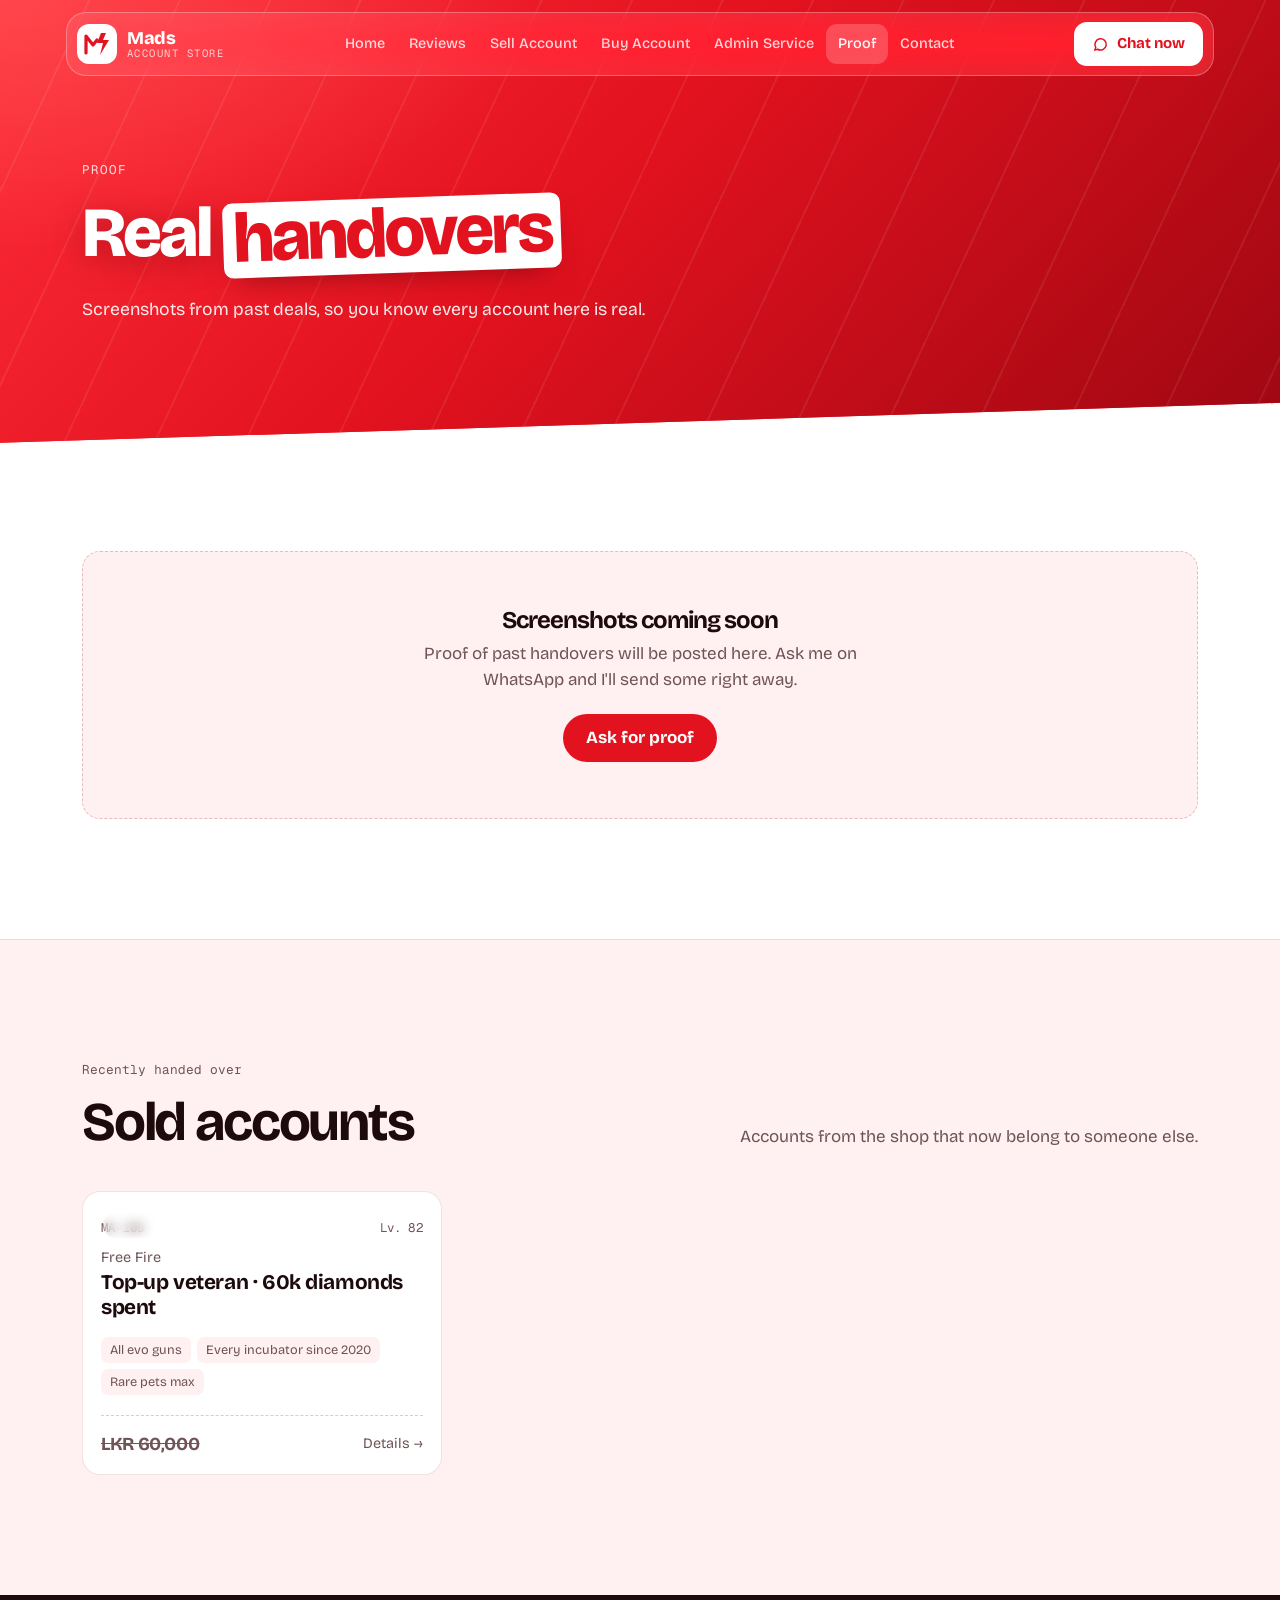
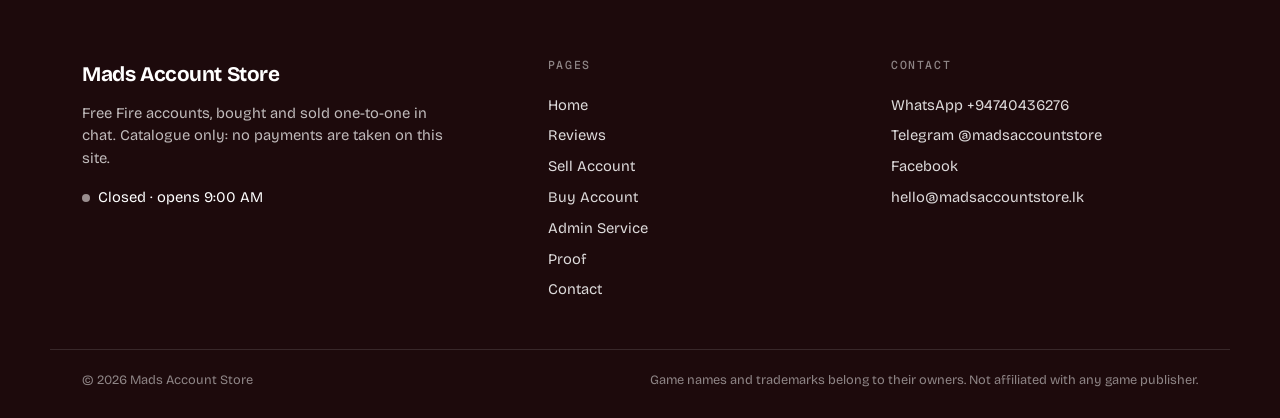
<file: proof.html>
<!doctype html>
<html lang="en">
  <head>
    <meta charset="utf-8" />
    <meta name="viewport" content="width=device-width, initial-scale=1" />
    <title>Proof · Mads Account Store</title>
    <meta name="description" content="Screenshots of past Free Fire account handovers." />
    <meta name="theme-color" content="#e3121f" />
    <link rel="preconnect" href="https://fonts.googleapis.com" />
    <link rel="preconnect" href="https://fonts.gstatic.com" crossorigin />
    <link
      href="https://fonts.googleapis.com/css2?family=Bricolage+Grotesque:opsz,wght@12..96,400;12..96,500;12..96,700;12..96,800&family=Geist+Mono:wght@400;500&family=Noto+Sans+Sinhala:wght@500;600&display=swap"
      rel="stylesheet"
    />
    <link rel="stylesheet" href="assets/css/style.css" />
  </head>
  <body data-page="proof">
    <a class="skip" href="#main">Skip to content</a>
    <div id="site-nav"></div>

    <main id="main">
      <section class="page-hero">
        <div class="page-hero-bg" aria-hidden="true"><div class="hero-particles" id="page-sparks"></div></div>
        <div class="wrap page-hero-inner">
          <p class="page-kicker">Proof</p>
          <h1>Real <span class="hl">handovers</span></h1>
          <p class="page-lead">Screenshots from past deals, so you know every account here is real.</p>
        </div>
      </section>
      <section class="section section-tight">
        <div class="wrap">
          <div class="toolbar">
            <div class="chips" id="proof-filter" role="group" aria-label="Filter proof"></div>
            <p class="result-count" id="proof-count" aria-live="polite"></p>
          </div>
          <ul class="gallery" id="gallery"></ul>
          <div class="empty-state" id="proof-empty" hidden>
            <h2>Screenshots coming soon</h2>
            <p>Proof of past handovers will be posted here. Ask me on WhatsApp and I'll send some right away.</p>
            <a class="btn" id="proof-ask" target="_blank" rel="noopener" href="#">Ask for proof</a>
          </div>
        </div>
      </section>

      <section class="section section-alt" id="handed-over">
        <div class="wrap">
          <div class="section-head">
            <div><p class="kicker">Recently handed over</p><h2>Sold accounts</h2></div>
            <p class="section-note">Accounts from the shop that now belong to someone else.</p>
          </div>
          <ul class="grid" id="sold-grid"></ul>
        </div>
      </section>

      <dialog class="lightbox" id="lightbox" aria-label="Proof screenshot">
        <button class="icon-btn lb-close" type="button" aria-label="Close" data-lb="close"><svg viewBox="0 0 24 24" width="20" height="20" aria-hidden="true"><path d="M6 6l12 12M18 6L6 18" stroke="currentColor" stroke-width="2" stroke-linecap="round" /></svg></button>
        <button class="icon-btn lb-prev" type="button" aria-label="Previous" data-lb="prev"><svg viewBox="0 0 24 24" width="20" height="20" aria-hidden="true"><path d="M15 5l-7 7 7 7" fill="none" stroke="currentColor" stroke-width="2" stroke-linecap="round" /></svg></button>
        <figure><img id="lb-img" alt="" /><figcaption id="lb-cap"></figcaption></figure>
        <button class="icon-btn lb-next" type="button" aria-label="Next" data-lb="next"><svg viewBox="0 0 24 24" width="20" height="20" aria-hidden="true"><path d="M9 5l7 7-7 7" fill="none" stroke="currentColor" stroke-width="2" stroke-linecap="round" /></svg></button>
      </dialog>
    </main>

    <div id="site-footer"></div>
    <script src="assets/js/config.js"></script>
    <script src="assets/js/site.js"></script>
    <script src="assets/js/pages/proof.js"></script>
  </body>
</html>
</file>
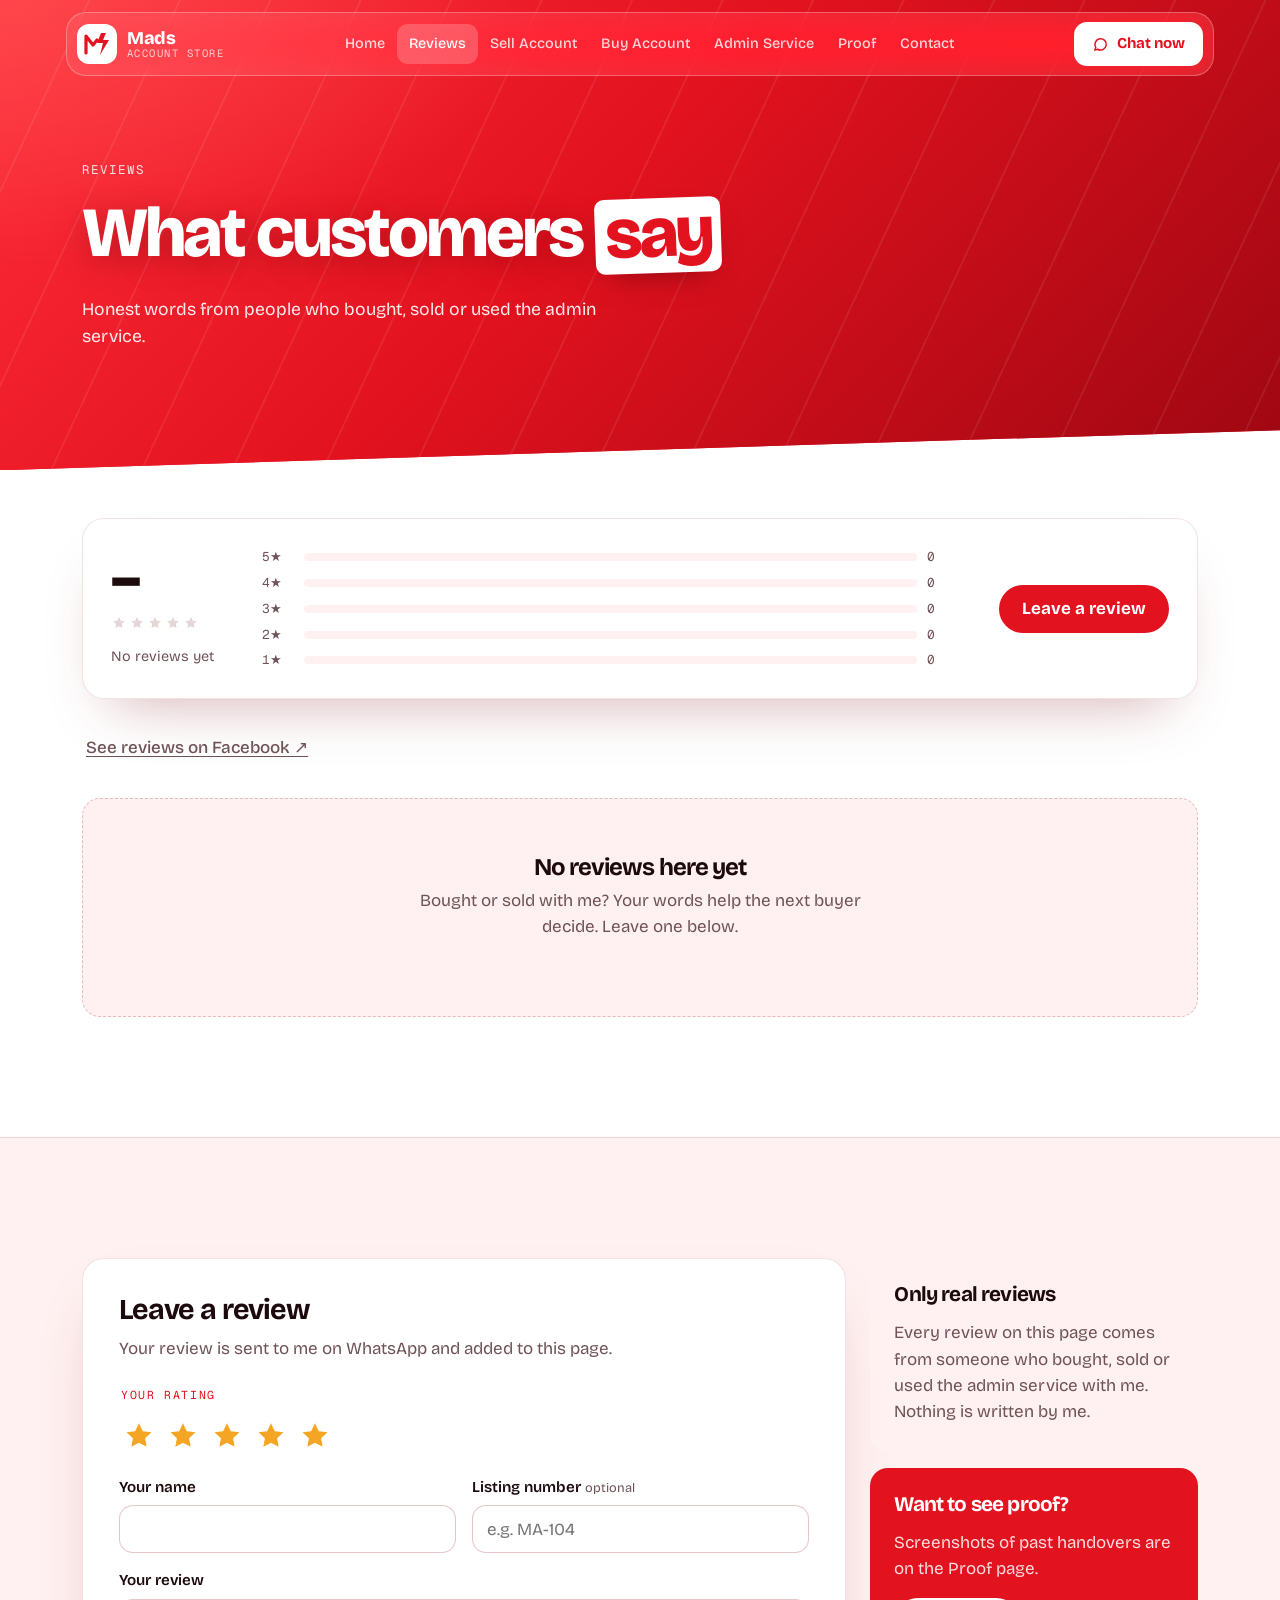
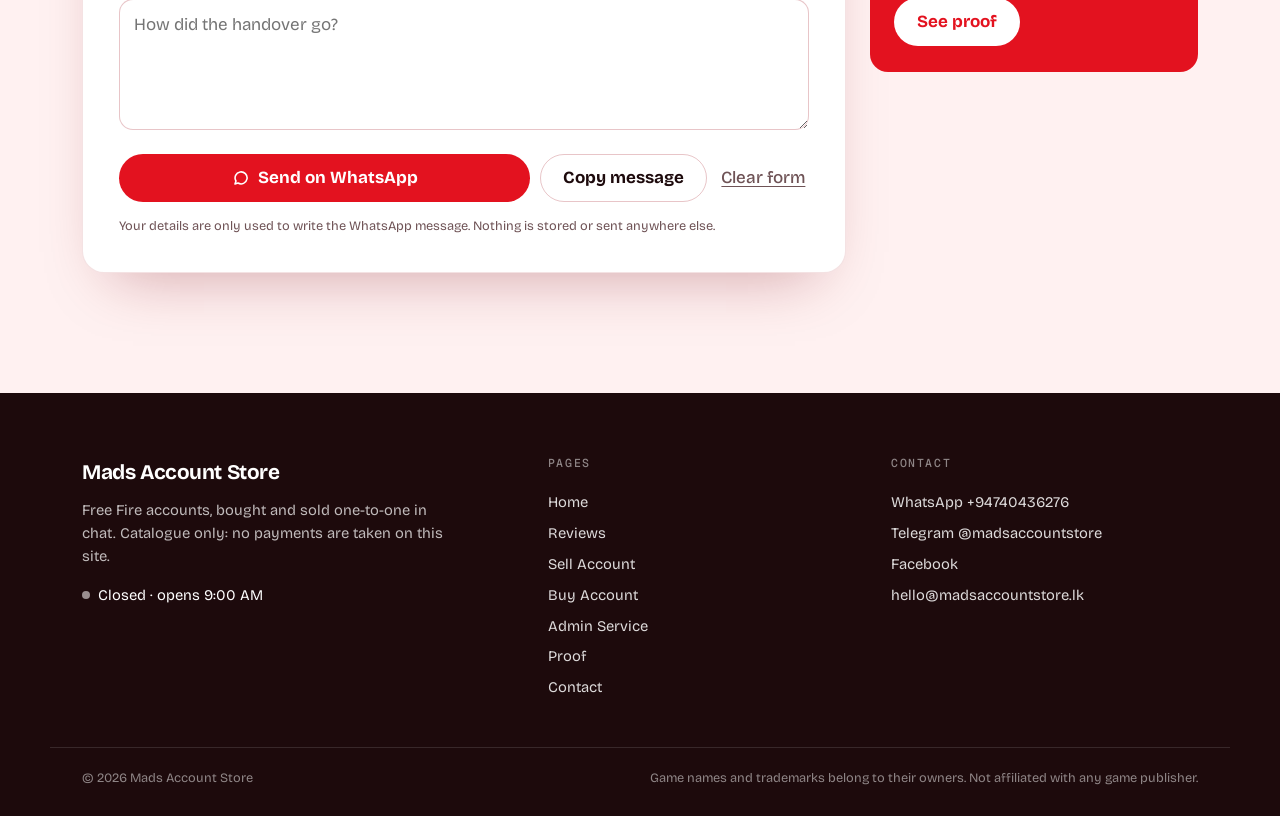
<file: reviews.html>
<!doctype html>
<html lang="en">
  <head>
    <meta charset="utf-8" />
    <meta name="viewport" content="width=device-width, initial-scale=1" />
    <title>Reviews · Mads Account Store</title>
    <meta name="description" content="What buyers and sellers say about Mads Account Store." />
    <meta name="theme-color" content="#e3121f" />
    <link rel="preconnect" href="https://fonts.googleapis.com" />
    <link rel="preconnect" href="https://fonts.gstatic.com" crossorigin />
    <link
      href="https://fonts.googleapis.com/css2?family=Bricolage+Grotesque:opsz,wght@12..96,400;12..96,500;12..96,700;12..96,800&family=Geist+Mono:wght@400;500&family=Noto+Sans+Sinhala:wght@500;600&display=swap"
      rel="stylesheet"
    />
    <link rel="stylesheet" href="assets/css/style.css" />
  </head>
  <body data-page="reviews">
    <a class="skip" href="#main">Skip to content</a>
    <div id="site-nav"></div>

    <main id="main">
      <section class="page-hero">
        <div class="page-hero-bg" aria-hidden="true"><div class="hero-particles" id="page-sparks"></div></div>
        <div class="wrap page-hero-inner">
          <p class="page-kicker">Reviews</p>
          <h1>What customers <span class="hl">say</span></h1>
          <p class="page-lead">Honest words from people who bought, sold or used the admin service.</p>
        </div>
      </section>
      <section class="section section-tight">
        <div class="wrap">
          <div class="rating-card" id="rating-card"></div>
          <div class="toolbar">
            <div class="chips" id="star-filter" role="group" aria-label="Filter by rating"></div>
            <a class="link-btn" id="fb-reviews" target="_blank" rel="noopener" hidden>See reviews on Facebook ↗</a>
          </div>
          <ul class="reviews" id="review-list"></ul>
          <div class="empty-state" id="review-empty" hidden>
            <h2>No reviews here yet</h2>
            <p>Bought or sold with me? Your words help the next buyer decide. Leave one below.</p>
          </div>
        </div>
      </section>

      <section class="section section-alt" id="write">
        <div class="wrap split">
          <form class="form-card" id="review-form" novalidate>
            <h2>Leave a review</h2>
            <p class="form-intro">Your review is sent to me on WhatsApp and added to this page.</p>
            <fieldset>
              <legend>Your rating</legend>
              <div class="star-input" role="radiogroup" aria-label="Rating">
                <input type="radio" id="s5" name="stars" value="5" required checked /><label for="s5" title="5 stars"><span class="sr-only">5 stars</span></label>
                <input type="radio" id="s4" name="stars" value="4" /><label for="s4" title="4 stars"><span class="sr-only">4 stars</span></label>
                <input type="radio" id="s3" name="stars" value="3" /><label for="s3" title="3 stars"><span class="sr-only">3 stars</span></label>
                <input type="radio" id="s2" name="stars" value="2" /><label for="s2" title="2 stars"><span class="sr-only">2 stars</span></label>
                <input type="radio" id="s1" name="stars" value="1" /><label for="s1" title="1 star"><span class="sr-only">1 star</span></label>
              </div>
            </fieldset>
            <div class="field-row">
            <div class="field ">
              <label for="f-name">Your name</label>
              <input id="f-name" name="name" required autocomplete="name" data-error="Tell me what to call you." />
            </div>
            <div class="field ">
              <label for="f-account">Listing number <span class="optional">optional</span></label>
              <input id="f-account" name="account" placeholder="e.g. MA-104" />
            </div>
            </div>
            <div class="field ">
              <label for="f-text">Your review</label>
              <textarea id="f-text" name="text" rows="4" required minlength="10" placeholder="How did the handover go?" data-error="Write a few words about how it went."></textarea>
            </div>
            <div class="form-actions">
              <button class="btn" type="submit"><svg viewBox="0 0 24 24" width="18" height="18" aria-hidden="true"><path d="M4 20l1.3-4A8 8 0 1 1 8 18.7L4 20z" fill="none" stroke="currentColor" stroke-width="2.1" stroke-linejoin="round"/></svg> Send on WhatsApp</button>
              <button class="btn btn-ghost" type="button" data-copy-message>Copy message</button>
              <button class="link-btn" type="button" data-clear>Clear form</button>
            </div>
            <p class="fineprint">Your details are only used to write the WhatsApp message. Nothing is stored or sent anywhere else.</p>
          </form>
          <aside class="aside">
            <div class="aside-card">
              <h2>Only real reviews</h2>
              <p>Every review on this page comes from someone who bought, sold or used the admin service with me. Nothing is written by me.</p>
            </div>
            <div class="aside-card aside-red">
              <h2>Want to see proof?</h2>
              <p>Screenshots of past handovers are on the Proof page.</p>
              <a class="btn btn-light" href="proof.html">See proof</a>
            </div>
          </aside>
        </div>
      </section>
    </main>

    <div id="site-footer"></div>
    <script src="assets/js/config.js"></script>
    <script src="assets/js/site.js"></script>
    <script src="assets/js/pages/reviews.js"></script>
  </body>
</html>
</file>
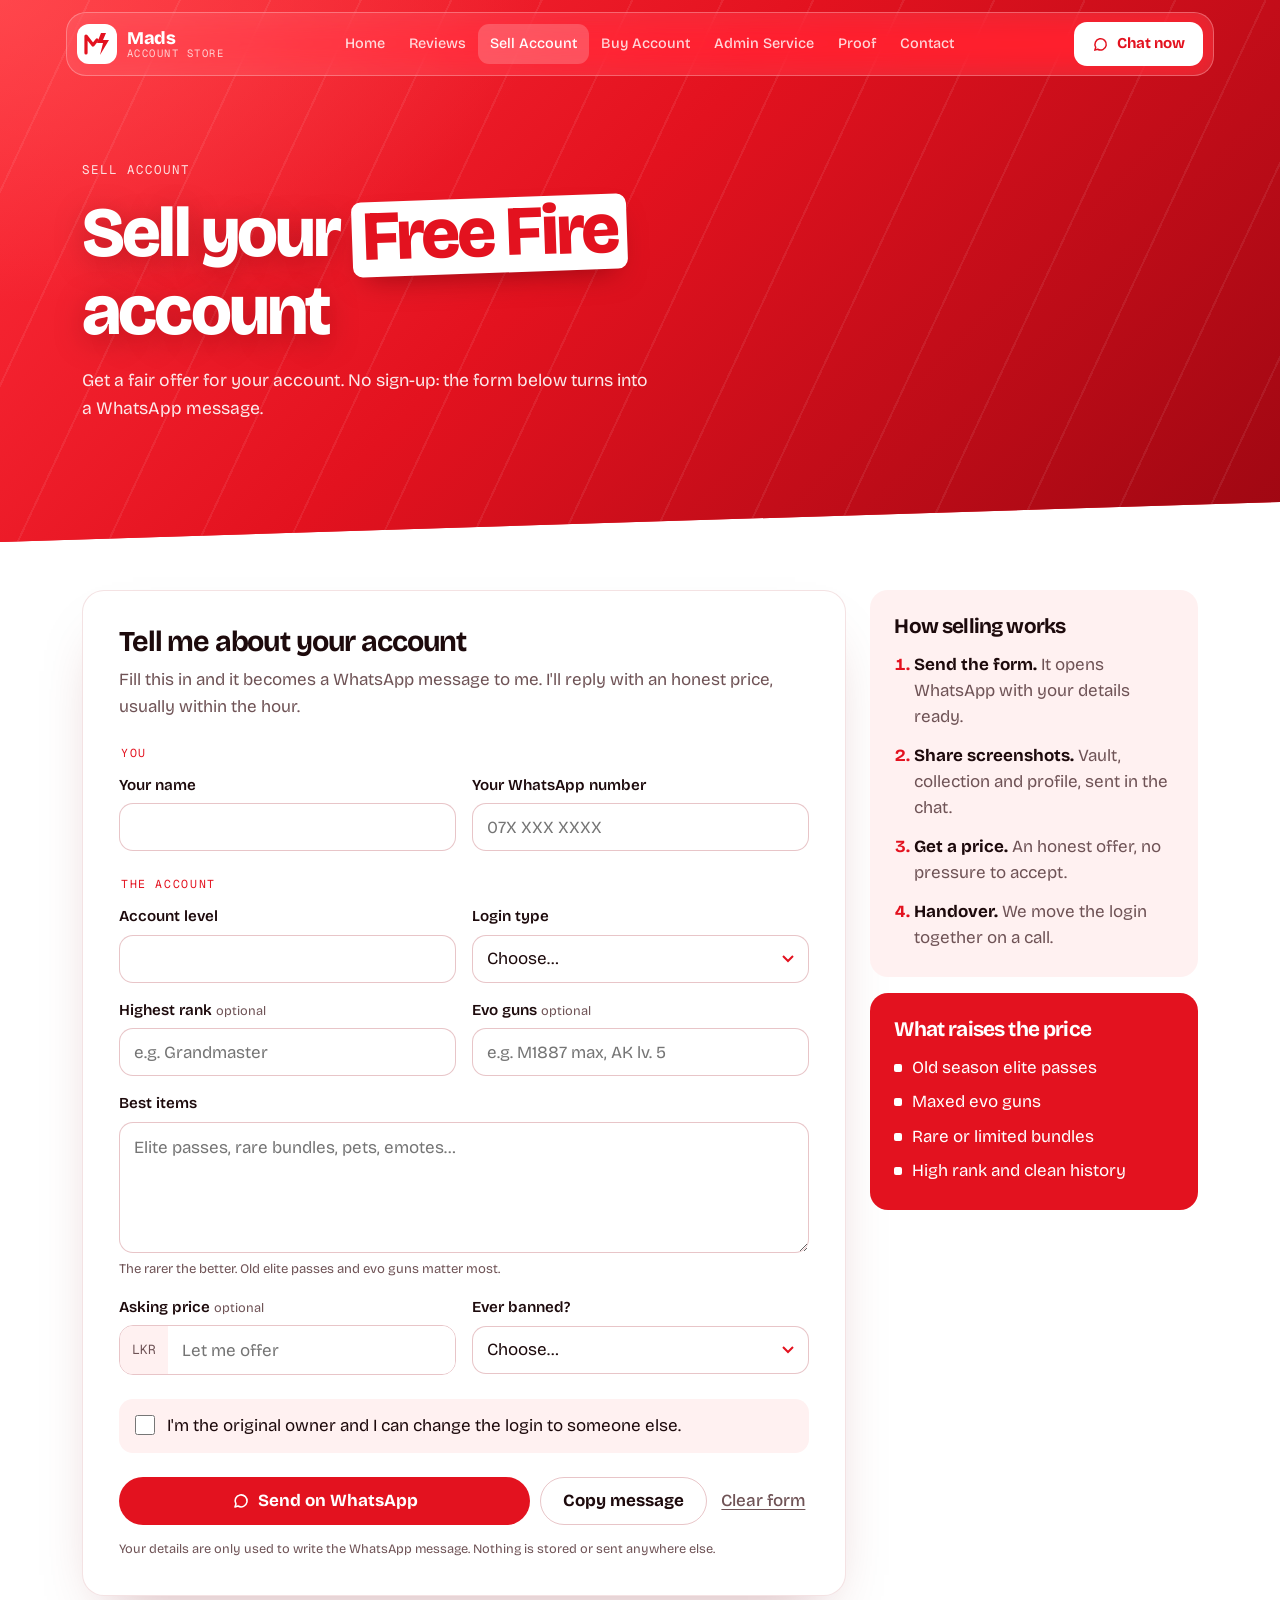
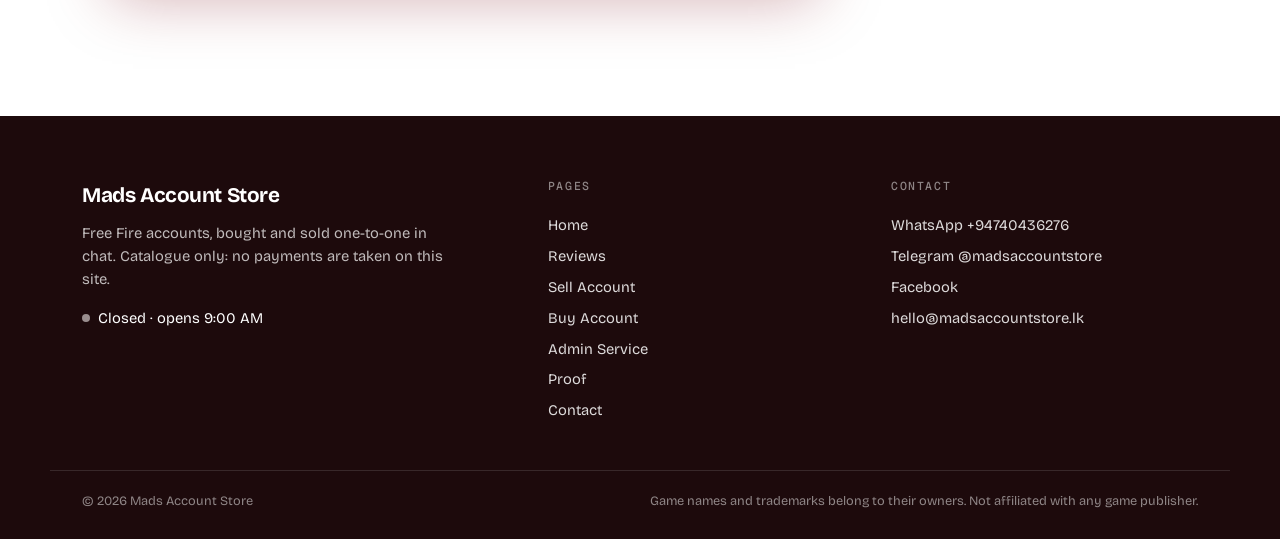
<file: sell.html>
<!doctype html>
<html lang="en">
  <head>
    <meta charset="utf-8" />
    <meta name="viewport" content="width=device-width, initial-scale=1" />
    <title>Sell your Free Fire account · Mads Account Store</title>
    <meta name="description" content="Sell your Free Fire account. Fill in the details, send them on WhatsApp and get an honest offer." />
    <meta name="theme-color" content="#e3121f" />
    <link rel="preconnect" href="https://fonts.googleapis.com" />
    <link rel="preconnect" href="https://fonts.gstatic.com" crossorigin />
    <link
      href="https://fonts.googleapis.com/css2?family=Bricolage+Grotesque:opsz,wght@12..96,400;12..96,500;12..96,700;12..96,800&family=Geist+Mono:wght@400;500&family=Noto+Sans+Sinhala:wght@500;600&display=swap"
      rel="stylesheet"
    />
    <link rel="stylesheet" href="assets/css/style.css" />
  </head>
  <body data-page="sell">
    <a class="skip" href="#main">Skip to content</a>
    <div id="site-nav"></div>

    <main id="main">
      <section class="page-hero">
        <div class="page-hero-bg" aria-hidden="true"><div class="hero-particles" id="page-sparks"></div></div>
        <div class="wrap page-hero-inner">
          <p class="page-kicker">Sell Account</p>
          <h1>Sell your <span class="hl">Free Fire</span> account</h1>
          <p class="page-lead">Get a fair offer for your account. No sign-up: the form below turns into a WhatsApp message.</p>
        </div>
      </section>
      <section class="section section-tight">
        <div class="wrap split">
          <form class="form-card" id="sell-form" novalidate>
            <h2>Tell me about your account</h2>
            <p class="form-intro">Fill this in and it becomes a WhatsApp message to me. I'll reply with an honest price, usually within the hour.</p>
            <fieldset>
              <legend>You</legend>
              <div class="field-row">
            <div class="field ">
              <label for="f-name">Your name</label>
              <input id="f-name" name="name" required autocomplete="name" data-error="Tell me what to call you." />
            </div>
            <div class="field ">
              <label for="f-phone">Your WhatsApp number</label>
              <input id="f-phone" name="phone" type="tel" inputmode="tel" required pattern="[+0-9 ()-]{9,}" autocomplete="tel" placeholder="07X XXX XXXX" data-error="Enter a phone number I can reply to." />
            </div>
              </div>
            </fieldset>
            <fieldset>
              <legend>The account</legend>
              <div class="field-row">
            <div class="field ">
              <label for="f-level">Account level</label>
              <input id="f-level" name="level" type="number" min="1" max="100" required inputmode="numeric" data-error="Enter the account level (1–100)." />
            </div>
            <div class="field ">
              <label for="f-login">Login type</label>
              <select id="f-login" name="login" required data-error="Pick how the account logs in."><option value="">Choose…</option></select>
            </div>
              </div>
              <div class="field-row">
            <div class="field ">
              <label for="f-rank">Highest rank <span class="optional">optional</span></label>
              <input id="f-rank" name="rank" placeholder="e.g. Grandmaster" />
            </div>
            <div class="field ">
              <label for="f-evo">Evo guns <span class="optional">optional</span></label>
              <input id="f-evo" name="evo" placeholder="e.g. M1887 max, AK lv. 5" />
            </div>
              </div>
            <div class="field ">
              <label for="f-items">Best items</label>
              <textarea id="f-items" name="items" rows="4" required minlength="10" placeholder="Elite passes, rare bundles, pets, emotes…" data-error="List a few of the best items (at least a few words)."></textarea><p class="field-hint">The rarer the better. Old elite passes and evo guns matter most.</p>
            </div>
              <div class="field-row">
            <div class="field ">
              <label for="f-price">Asking price <span class="optional">optional</span></label>
              <div class="input-prefix"><span>LKR</span><input id="f-price" name="price" type="number" min="0" step="500" inputmode="numeric" placeholder="Let me offer" /></div>
            </div>
            <div class="field ">
              <label for="f-banned">Ever banned?</label>
              <select id="f-banned" name="banned" required data-error="Let me know if it has been banned."><option value="">Choose…</option><option>Never banned</option><option>Temporarily banned before</option><option>Not sure</option></select>
            </div>
              </div>
            </fieldset>
            <label class="check field">
              <input type="checkbox" name="owner" required data-error="Only original owners can sell here." />
              <span>I'm the original owner and I can change the login to someone else.</span>
            </label>
            <div class="form-actions">
              <button class="btn" type="submit"><svg viewBox="0 0 24 24" width="18" height="18" aria-hidden="true"><path d="M4 20l1.3-4A8 8 0 1 1 8 18.7L4 20z" fill="none" stroke="currentColor" stroke-width="2.1" stroke-linejoin="round"/></svg> Send on WhatsApp</button>
              <button class="btn btn-ghost" type="button" data-copy-message>Copy message</button>
              <button class="link-btn" type="button" data-clear>Clear form</button>
            </div>
            <p class="fineprint">Your details are only used to write the WhatsApp message. Nothing is stored or sent anywhere else.</p>
          </form>

          <aside class="aside">
            <div class="aside-card">
              <h2>How selling works</h2>
              <ol class="mini-steps">
                <li><strong>Send the form.</strong> It opens WhatsApp with your details ready.</li>
                <li><strong>Share screenshots.</strong> Vault, collection and profile, sent in the chat.</li>
                <li><strong>Get a price.</strong> An honest offer, no pressure to accept.</li>
                <li><strong>Handover.</strong> We move the login together on a call.</li>
              </ol>
            </div>
            <div class="aside-card aside-red">
              <h2>What raises the price</h2>
              <ul class="ticks">
                <li>Old season elite passes</li>
                <li>Maxed evo guns</li>
                <li>Rare or limited bundles</li>
                <li>High rank and clean history</li>
              </ul>
            </div>
          </aside>
        </div>
      </section>
    </main>

    <div id="site-footer"></div>
    <script src="assets/js/config.js"></script>
    <script src="assets/js/site.js"></script>
    <script src="assets/js/pages/sell.js"></script>
  </body>
</html>
</file>
<file: assets/css/style.css>
/* ─── Tokens ─────────────────────────────────────────────── */
:root {
  --bg: #ffffff;
  --surface: #ffffff;
  --surface-2: #fff1f1;
  --line: rgba(160, 16, 28, 0.12);
  --line-strong: rgba(160, 16, 28, 0.24);
  --text: #1d0a0c;
  --muted: #6f5356;
  --accent: #e3121f;
  --accent-deep: #b00b16;
  --accent-ink: #ffffff;
  --wa: #22c55e;
  --reserved: #d97706;
  --sold: #9a8e8f;
  --shadow: 0 30px 60px -30px rgba(120, 10, 20, 0.35);

  --font: "Bricolage Grotesque", ui-sans-serif, system-ui, sans-serif;
  --mono: "Geist Mono", ui-monospace, "SFMono-Regular", Menlo, monospace;
  --radius: 18px;
  --wrap: 1180px;
  color-scheme: light;
}

/* ─── Base ───────────────────────────────────────────────── */
*,
*::before,
*::after {
  box-sizing: border-box;
}
html {
  scroll-behavior: smooth;
  scroll-padding-top: 96px;
  -webkit-text-size-adjust: 100%;
}
body {
  margin: 0;
  background: var(--bg);
  color: var(--text);
  font-family: var(--font);
  font-size: 17px;
  line-height: 1.55;
  -webkit-font-smoothing: antialiased;
  overflow-x: hidden;
}
h1,
h2,
h3,
h4 {
  margin: 0;
  line-height: 1.05;
  letter-spacing: -0.02em;
  font-weight: 700;
}
p {
  margin: 0;
}
a {
  color: inherit;
}
img {
  max-width: 100%;
  display: block;
}
button {
  font: inherit;
  color: inherit;
}
:focus-visible {
  outline: 2px solid var(--accent);
  outline-offset: 3px;
  border-radius: 6px;
}
::selection {
  background: var(--accent);
  color: var(--accent-ink);
}

.wrap {
  width: 100%;
  max-width: var(--wrap);
  margin: 0 auto;
  padding: 0 16px;
}
@media (min-width: 720px) {
  .wrap {
    padding: 0 32px;
  }
}
.mono {
  font-family: var(--mono);
  font-size: 0.78rem;
  letter-spacing: 0.02em;
}
.muted {
  color: var(--muted);
}
.skip {
  position: absolute;
  left: -999px;
  top: 8px;
  background: var(--accent);
  color: var(--accent-ink);
  padding: 8px 14px;
  border-radius: 999px;
  z-index: 100;
}
.skip:focus {
  left: 8px;
}

/* ─── Buttons ────────────────────────────────────────────── */
.btn {
  display: inline-flex;
  align-items: center;
  justify-content: center;
  gap: 8px;
  min-height: 48px;
  padding: 0 22px;
  border-radius: 999px;
  background: var(--accent);
  color: var(--accent-ink);
  font-weight: 700;
  text-decoration: none;
  border: 1px solid transparent;
  transition: transform 0.2s ease, background 0.2s ease;
}
.btn:hover {
  transform: translateY(-1px);
}
.btn-ghost {
  background: transparent;
  color: var(--text);
  border-color: var(--line-strong);
}
.btn-ghost:hover {
  background: var(--surface-2);
}
.btn-small {
  min-height: 38px;
  padding: 0 16px;
  font-size: 0.92rem;
}

/* ─── Nav (floating bar: glass over the hero, solid once scrolled) ── */
.nav-shell {
  position: fixed;
  top: 12px;
  left: 0;
  right: 0;
  z-index: 40;
  padding: 0 12px;
  pointer-events: none;
}
.nav-bar {
  --logo-bg: #fff;
  --logo-fg: var(--accent);
  pointer-events: auto;
  max-width: calc(var(--wrap) - 32px);
  margin: 0 auto;
  display: flex;
  align-items: center;
  gap: 12px;
  height: 64px;
  padding: 0 10px 0 10px;
  border-radius: 20px;
  color: #fff;
  background: rgba(255, 255, 255, 0.12);
  border: 1px solid rgba(255, 255, 255, 0.28);
  -webkit-backdrop-filter: blur(16px) saturate(1.4);
  backdrop-filter: blur(16px) saturate(1.4);
  transition: background 0.35s, color 0.35s, border-color 0.35s, box-shadow 0.35s;
}
.nav-shell.is-scrolled .nav-bar,
.nav-shell.is-open .nav-bar {
  --logo-bg: var(--accent);
  --logo-fg: #fff;
  color: var(--text);
  background: rgba(255, 255, 255, 0.92);
  border-color: var(--line);
  box-shadow: 0 18px 40px -22px rgba(120, 10, 20, 0.45);
}
.brand {
  display: inline-flex;
  align-items: center;
  gap: 10px;
  text-decoration: none;
  flex: none;
}
.logo svg {
  display: block;
}
.logo-bg {
  fill: var(--logo-bg);
  transition: fill 0.35s;
}
.logo-m {
  fill: none;
  stroke: var(--logo-fg);
  stroke-width: 3.2;
  stroke-linecap: round;
  stroke-linejoin: round;
  transition: stroke 0.35s;
}
.logo-bolt {
  fill: var(--logo-fg);
  transition: fill 0.35s;
}
.brand:hover .logo-bolt {
  animation: zap 0.5s steps(2) 2;
}
@keyframes zap {
  50% {
    opacity: 0.3;
  }
}
.brand-text {
  display: grid;
  line-height: 1.05;
}
.brand-text strong {
  font-size: 1.12rem;
  font-weight: 800;
  letter-spacing: -0.02em;
}
.brand-text small {
  font-family: var(--mono);
  font-size: 0.66rem;
  letter-spacing: 0.14em;
  text-transform: uppercase;
  opacity: 0.75;
}

.nav-links {
  position: relative;
  display: none;
  margin: 0 auto;
  padding: 4px;
}
.nav-links a {
  position: relative;
  z-index: 1;
  padding: 9px 12px;
  border-radius: 11px;
  font-size: 0.9rem;
  white-space: nowrap;
  font-weight: 500;
  text-decoration: none;
  opacity: 0.82;
  transition: opacity 0.2s;
}
.nav-links a:hover,
.nav-links a.is-active {
  opacity: 1;
}
.nav-pill {
  position: absolute;
  top: 4px;
  bottom: 4px;
  left: 0;
  width: 0;
  border-radius: 11px;
  background: rgba(255, 255, 255, 0.2);
  opacity: 0;
  transition: transform 0.4s cubic-bezier(0.2, 0.8, 0.2, 1), width 0.4s cubic-bezier(0.2, 0.8, 0.2, 1), opacity 0.2s,
    background 0.35s;
}
.nav-shell.is-scrolled .nav-pill {
  background: var(--surface-2);
}
.nav-shell.is-scrolled .nav-links a.is-active {
  color: var(--accent);
}

.nav-actions {
  display: flex;
  align-items: center;
  gap: 8px;
  margin-left: auto;
}
.nav-status {
  display: none;
  align-items: center;
  gap: 8px;
  font-size: 0.82rem;
  opacity: 0.85;
  margin-right: 6px;
}
.nav-status i {
  width: 8px;
  height: 8px;
  border-radius: 50%;
  background: #22c55e;
  box-shadow: 0 0 0 0 rgba(34, 197, 94, 0.6);
  animation: online 2s infinite;
}
@keyframes online {
  70% {
    box-shadow: 0 0 0 7px transparent;
  }
}
.nav-cta {
  display: inline-flex;
  align-items: center;
  gap: 8px;
  height: 44px;
  padding: 0 18px;
  border-radius: 13px;
  background: #fff;
  color: var(--accent);
  font-weight: 700;
  font-size: 0.94rem;
  text-decoration: none;
  transition: background 0.35s, color 0.35s, transform 0.2s;
}
.nav-cta:hover {
  transform: translateY(-1px);
}
.nav-shell.is-scrolled .nav-cta,
.nav-shell.is-open .nav-cta {
  background: var(--accent);
  color: #fff;
}
.burger {
  display: grid;
  place-content: center;
  gap: 5px;
  width: 44px;
  height: 44px;
  border: 0;
  border-radius: 13px;
  background: rgba(255, 255, 255, 0.16);
  cursor: pointer;
  transition: background 0.35s;
}
.nav-shell.is-scrolled .burger,
.nav-shell.is-open .burger {
  background: var(--surface-2);
}
.burger span {
  display: block;
  width: 18px;
  height: 2px;
  border-radius: 2px;
  background: currentColor;
  transition: transform 0.3s;
}
.burger[aria-expanded="true"] span:first-child {
  transform: translateY(3.5px) rotate(45deg);
}
.burger[aria-expanded="true"] span:last-child {
  transform: translateY(-3.5px) rotate(-45deg);
}

.menu {
  pointer-events: auto;
  max-width: calc(var(--wrap) - 32px);
  margin: 8px auto 0;
  padding: 8px 14px 14px;
  border-radius: 20px;
  background: #fff;
  border: 1px solid var(--line);
  box-shadow: 0 30px 60px -30px rgba(120, 10, 20, 0.5);
  animation: menu-in 0.3s cubic-bezier(0.2, 0.8, 0.2, 1);
}
@keyframes menu-in {
  from {
    opacity: 0;
    transform: translateY(-8px) scale(0.98);
  }
}
.menu nav {
  display: grid;
}
.menu nav a {
  display: flex;
  align-items: baseline;
  gap: 14px;
  padding: 16px 6px;
  border-bottom: 1px solid var(--line);
  font-size: 1.5rem;
  font-weight: 700;
  letter-spacing: -0.02em;
  text-decoration: none;
}
.menu nav a span {
  font-family: var(--mono);
  font-size: 0.75rem;
  font-weight: 500;
  color: var(--accent);
}
.menu-cta {
  width: 100%;
  margin-top: 14px;
}

@media (max-width: 400px) {
  .nav-cta {
    padding: 0 13px;
  }
  .nav-cta span {
    display: none;
  }
}
@media (min-width: 1080px) {
  .nav-links {
    display: flex;
  }
  .nav-actions {
    margin-left: 0;
  }
  .burger,
  .menu {
    display: none !important;
  }
}
@media (min-width: 1320px) {
  .nav-status {
    display: inline-flex;
  }
}
.nav-status.is-closed i {
  background: #9a8e8f;
  animation: none;
}

/* ─── Hero (always dark, like a game banner) ─────────────── */
.hero {
  --hero-text: #ffffff;
  --hero-muted: rgba(255, 255, 255, 0.86);
  position: relative;
  isolation: isolate;
  overflow: hidden;
  color: var(--hero-text);
  background: var(--accent);
  clip-path: polygon(0 0, 100% 0, 100% calc(100% - 56px), 0 100%);
}
.hero-bg {
  position: absolute;
  inset: 0;
  z-index: -1;
  background:
    radial-gradient(40% 60% at 72% 50%, rgba(255, 255, 255, 0.12), transparent 70%),
    radial-gradient(60% 80% at 0% 0%, rgba(255, 90, 90, 0.55), transparent 70%),
    linear-gradient(135deg, #ff2d3a 0%, #e3121f 45%, #9e0712 100%);
}
.hero-bg::before {
  content: "";
  position: absolute;
  inset: -20px;
  background: var(--hero-img) center / cover no-repeat;
  filter: blur(5px) grayscale(1) brightness(0.9);
  mix-blend-mode: multiply;
  opacity: 0;
}
.hero-bg.has-image::before {
  opacity: 1;
}
/* Diagonal light streaks when no background image is set. */
.hero-bg:not(.has-image)::before {
  opacity: 1;
  background: repeating-linear-gradient(115deg, transparent 0 80px, rgba(255, 255, 255, 0.07) 80px 82px);
  filter: none;
}
.hero-particles span {
  position: absolute;
  width: var(--s);
  height: var(--s);
  border-radius: 50%;
  background: #fff;
  box-shadow: 0 0 8px rgba(255, 255, 255, 0.9);
  opacity: 0;
  animation: spark var(--d) linear infinite;
  animation-delay: var(--delay);
}
@keyframes spark {
  10% {
    opacity: 0.8;
  }
  90% {
    opacity: 0.2;
  }
  to {
    opacity: 0;
    transform: translateY(-120px);
  }
}

.hero-inner {
  display: grid;
  align-items: center;
  gap: 8px;
  padding-top: 104px;
  padding-bottom: 110px;
}
@media (min-width: 900px) {
  .hero-inner {
    grid-template-columns: 1.1fr 0.9fr;
    min-height: clamp(620px, 90vh, 840px);
    padding-top: 96px;
    padding-bottom: 80px;
  }
}
.hero-copy {
  order: 2;
}
@media (min-width: 900px) {
  .hero-copy {
    order: 0;
  }
}
.hero-title {
  font-size: clamp(2.5rem, 5.6vw, 4.6rem);
  font-weight: 800;
  letter-spacing: -0.04em;
  line-height: 1;
  text-shadow: 0 6px 30px rgba(90, 0, 8, 0.35);
}
.hero-title .hl,
.page-hero .hl {
  display: inline-block;
  padding: 0 0.14em 0.04em;
  margin: 0.04em 0;
  background: #fff;
  color: var(--accent);
  border-radius: 0.14em;
  transform: rotate(-2deg);
  text-shadow: none;
  box-shadow: 0 14px 30px -14px rgba(90, 0, 8, 0.6);
}
.hero-title-line {
  display: block;
}
.hero-sub {
  margin-top: 22px;
  font-family: var(--font), "Noto Sans Sinhala", sans-serif;
  font-size: clamp(1.05rem, 2vw, 1.3rem);
  font-weight: 600;
  color: var(--hero-muted);
}
.hl-green {
  color: #fff;
  font-weight: 700;
  background: linear-gradient(transparent 62%, rgba(255, 255, 255, 0.32) 62%);
}
.hero-actions {
  display: flex;
  flex-wrap: wrap;
  gap: 12px;
  margin-top: 30px;
}
.btn-wa,
.btn-cyan {
  min-width: 140px;
}
.btn-wa {
  background: #fff;
  color: var(--accent);
  box-shadow: 0 14px 30px -14px rgba(90, 0, 8, 0.7);
}
.btn-cyan {
  background: transparent;
  color: #fff;
  border-color: rgba(255, 255, 255, 0.7);
}
.btn-cyan:hover {
  background: rgba(255, 255, 255, 0.12);
}
.hero :focus-visible {
  outline-color: #fff;
}
.hero-trust {
  display: flex;
  flex-wrap: wrap;
  gap: 0;
  list-style: none;
  margin: 30px 0 0;
  padding: 0;
  font-size: 0.9rem;
  color: var(--hero-muted);
}
.hero-trust li + li::before {
  content: "";
  display: inline-block;
  width: 1px;
  height: 14px;
  margin: 0 14px;
  vertical-align: -2px;
  background: rgba(255, 255, 255, 0.3);
}

/* Right side: the owner's character, or a glowing emblem until one is added. */
.hero-figure {
  position: relative;
  display: grid;
  place-items: center;
  height: 300px;
}
@media (min-width: 900px) {
  .hero-figure {
    height: 100%;
    min-height: 520px;
  }
}
.hero-figure.has-character {
  display: flex;
  justify-content: center;
}
.char-wrap {
  position: relative;
  height: 100%;
  width: fit-content;
}
.electric {
  position: absolute;
  pointer-events: none;
  z-index: 1;
}
.hero-character {
  display: block;
  height: 100%;
  width: auto;
  object-fit: contain;
  filter: drop-shadow(0 0 18px rgba(255, 210, 63, 0.55));
  animation: charge 2.6s infinite;
}
@keyframes charge {
  0%, 100% { filter: drop-shadow(0 0 18px rgba(255, 210, 63, 0.5)); }
  40% { filter: drop-shadow(0 0 26px rgba(255, 230, 120, 0.8)); }
  42% { filter: drop-shadow(0 0 10px rgba(255, 210, 63, 0.35)); }
  44% { filter: drop-shadow(0 0 30px rgba(255, 240, 160, 0.95)); }
  60% { filter: drop-shadow(0 0 20px rgba(255, 210, 63, 0.6)); }
}
/* The character stands on the banner's bottom edge. */
.hero-figure.has-character {
  order: 3;
  height: 460px;
  margin-bottom: -50px;
  align-items: end;
}
@media (min-width: 900px) {
  .hero-figure.has-character {
    order: 0;
    align-self: end;
    height: clamp(540px, 82vh, 720px);
    margin-bottom: -20px;
  }
}

.emblem {
  position: relative;
  display: grid;
  place-items: center;
  width: min(78vw, 380px);
  aspect-ratio: 1;
}
.ring {
  position: absolute;
  inset: 0;
  border-radius: 50%;
  border: 2px dashed rgba(255, 255, 255, 0.55);
  animation: spin 24s linear infinite;
}
.ring-2 {
  inset: 14%;
  border: 1px solid rgba(255, 255, 255, 0.4);
  box-shadow: 0 0 60px rgba(255, 255, 255, 0.3), inset 0 0 60px rgba(255, 255, 255, 0.22);
  animation-direction: reverse;
  animation-duration: 16s;
}
@keyframes spin {
  to {
    transform: rotate(360deg);
  }
}
.bolt {
  width: 52%;
  filter: drop-shadow(0 0 10px rgba(255, 255, 255, 0.9)) drop-shadow(0 0 30px rgba(255, 190, 190, 0.9));
  animation: flicker 3.2s infinite;
}
.bolt path {
  fill: #fff;
  stroke: #fff;
  stroke-width: 4;
  stroke-linejoin: round;
}
@keyframes flicker {
  0%, 100% { opacity: 1; }
  46% { opacity: 1; }
  48% { opacity: 0.55; }
  50% { opacity: 1; }
  52% { opacity: 0.7; }
  54% { opacity: 1; }
}
.emblem-label {
  position: absolute;
  bottom: 9%;
  font-family: var(--mono);
  font-size: 0.78rem;
  letter-spacing: 0.3em;
  text-transform: uppercase;
  color: #fff;
}

/* ─── Cover art ──────────────────────────────────────────── */
.cover {
  position: relative;
  border-radius: calc(var(--radius) - 8px);
  overflow: hidden;
  aspect-ratio: 16 / 10;
  background: var(--surface-2);
}
.cover img {
  width: 100%;
  height: 100%;
  object-fit: cover;
}
.cover-art {
  background:
    radial-gradient(120% 90% at calc(var(--h) / 3.6 * 1%) 0%, rgba(255, 255, 255, 0.35), transparent 60%),
    radial-gradient(90% 80% at 0% 100%, rgba(120, 0, 10, 0.55), transparent 60%),
    linear-gradient(calc(var(--h) * 1deg), #ff3642, #c50c18);
}
.cover-art::before {
  content: "";
  position: absolute;
  inset: 0;
  background-image: linear-gradient(rgba(255, 255, 255, 0.12) 1px, transparent 1px),
    linear-gradient(90deg, rgba(255, 255, 255, 0.12) 1px, transparent 1px);
  background-size: 22px 22px;
  mask-image: linear-gradient(to bottom, black, transparent 90%);
}
.cover-initials {
  position: absolute;
  left: 16px;
  bottom: 8px;
  font-size: 4.2rem;
  font-weight: 800;
  letter-spacing: -0.06em;
  line-height: 1;
  color: rgba(255, 255, 255, 0.95);
}

/* ─── Sections ───────────────────────────────────────────── */
.section {
  padding: 80px 0;
  border-top: 1px solid var(--line);
}
@media (min-width: 960px) {
  .section {
    padding: 120px 0;
  }
}
.section-alt {
  background: var(--surface-2);
}
.section-head {
  display: grid;
  gap: 16px;
  margin-bottom: 40px;
}
@media (min-width: 820px) {
  .section-head {
    grid-template-columns: 1fr 1fr;
    align-items: end;
  }
}
.kicker {
  font-family: var(--mono);
  font-size: 0.8rem;
  color: var(--muted);
  margin-bottom: 14px;
}
.section h2 {
  font-size: clamp(2rem, 5vw, 3.4rem);
  letter-spacing: -0.04em;
}
.section-note {
  color: var(--muted);
  max-width: 44ch;
}
@media (min-width: 820px) {
  .section-head .section-note {
    justify-self: end;
  }
}

/* ─── Toolbar ────────────────────────────────────────────── */
.toolbar {
  display: flex;
  flex-wrap: wrap;
  align-items: center;
  justify-content: space-between;
  gap: 16px;
  margin-bottom: 28px;
}
.chips {
  display: flex;
  gap: 8px;
  overflow-x: auto;
  scrollbar-width: none;
  margin: 0 -16px;
  padding: 2px 16px;
  max-width: calc(100% + 32px);
}
.chips[hidden] {
  display: none;
}
.chips::-webkit-scrollbar {
  display: none;
}
@media (min-width: 720px) {
  .chips {
    flex-wrap: wrap;
    margin: 0;
    padding: 2px 0;
    max-width: none;
  }
}
.chip {
  flex: none;
  cursor: pointer;
  border: 1px solid var(--line-strong);
  background: transparent;
  padding: 8px 14px;
  border-radius: 999px;
  font-size: 0.9rem;
  white-space: nowrap;
  transition: background 0.2s, color 0.2s, border-color 0.2s;
}
.chip:hover {
  border-color: var(--text);
}
.chip[aria-pressed="true"] {
  background: var(--accent);
  color: var(--accent-ink);
  border-color: var(--accent);
}
.toggle {
  margin-left: auto;
  display: inline-flex;
  align-items: center;
  gap: 10px;
  font-size: 0.9rem;
  color: var(--muted);
  cursor: pointer;
  user-select: none;
}
.toggle input {
  appearance: none;
  width: 38px;
  height: 22px;
  border-radius: 999px;
  background: var(--surface-2);
  border: 1px solid var(--line-strong);
  position: relative;
  cursor: pointer;
  margin: 0;
  transition: background 0.2s;
}
.toggle input::after {
  content: "";
  position: absolute;
  top: 2px;
  left: 2px;
  width: 16px;
  height: 16px;
  border-radius: 50%;
  background: var(--muted);
  transition: transform 0.2s, background 0.2s;
}
.toggle input:checked {
  background: var(--accent);
}
.toggle input:checked::after {
  transform: translateX(16px);
  background: var(--accent-ink);
}

/* ─── Grid + cards ───────────────────────────────────────── */
.grid {
  list-style: none;
  margin: 0;
  padding: 0;
  display: grid;
  gap: 18px;
  grid-template-columns: repeat(auto-fill, minmax(min(100%, 320px), 1fr));
}
.card {
  position: relative;
  display: flex;
  flex-direction: column;
  width: 100%;
  height: 100%;
  text-align: left;
  cursor: pointer;
  background: var(--surface);
  border: 1px solid var(--line);
  border-radius: var(--radius);
  padding: 10px;
  transition: transform 0.25s cubic-bezier(0.2, 0.8, 0.2, 1), border-color 0.25s, box-shadow 0.25s;
}
.card:hover {
  transform: translateY(-4px);
  border-color: var(--line-strong);
  box-shadow: var(--shadow);
}
.card.is-sold .cover {
  filter: grayscale(1) brightness(0.7);
}
.card.is-sold .price {
  text-decoration: line-through;
  color: var(--muted);
}
.badge {
  position: absolute;
  top: 20px;
  left: 20px;
  display: inline-flex;
  align-items: center;
  gap: 6px;
  padding: 4px 10px;
  border-radius: 999px;
  font-family: var(--mono);
  font-size: 0.72rem;
  background: rgba(255, 255, 255, 0.94);
  color: var(--text);
  box-shadow: 0 6px 16px -8px rgba(90, 0, 8, 0.5);
  backdrop-filter: blur(6px);
}
.badge::before {
  content: "";
  width: 6px;
  height: 6px;
  border-radius: 50%;
  background: currentColor;
}
.badge-available::before {
  background: #16a34a;
}
.badge-reserved::before {
  background: var(--reserved);
}
.badge-sold::before {
  background: var(--sold);
}
.card-body {
  display: flex;
  flex-direction: column;
  flex: 1;
  padding: 16px 8px 6px;
}
.card-top {
  display: flex;
  justify-content: space-between;
  margin-bottom: 10px;
}
.card-game {
  font-size: 0.9rem;
  color: var(--muted);
}
.card-title {
  font-size: 1.3rem;
  font-weight: 700;
  letter-spacing: -0.02em;
  line-height: 1.2;
  margin-top: 2px;
}
.card-tags {
  display: flex;
  flex-wrap: wrap;
  gap: 6px;
  margin: 16px 0 20px;
}
.tag {
  font-size: 0.8rem;
  padding: 3px 9px;
  border-radius: 7px;
  background: var(--surface-2);
  color: var(--muted);
}
.card-foot {
  display: flex;
  align-items: center;
  justify-content: space-between;
  margin-top: auto;
  padding-top: 14px;
  border-top: 1px dashed var(--line-strong);
}
.price {
  font-weight: 700;
  font-size: 1.15rem;
  letter-spacing: -0.02em;
}
.card-cta {
  font-size: 0.9rem;
  color: var(--muted);
  transition: color 0.2s;
}
.card:hover .card-cta {
  color: var(--text);
}
.empty {
  padding: 48px 0;
  text-align: center;
  color: var(--muted);
}

/* ─── Steps ──────────────────────────────────────────────── */
.steps {
  list-style: none;
  margin: 0;
  padding: 0;
  display: grid;
  gap: 1px;
  background: var(--line);
  border: 1px solid var(--line);
  border-radius: var(--radius);
  overflow: hidden;
}
@media (min-width: 720px) {
  .steps {
    grid-template-columns: repeat(2, 1fr);
  }
}
@media (min-width: 1040px) {
  .steps {
    grid-template-columns: repeat(4, 1fr);
  }
}
.steps li {
  background: var(--bg);
  padding: 28px 24px 32px;
}
.step-no {
  display: inline-grid;
  place-items: center;
  width: 36px;
  height: 36px;
  border-radius: 50%;
  background: var(--accent);
  color: var(--accent-ink);
  font-family: var(--mono);
  font-weight: 500;
  margin-bottom: 36px;
}
.steps h3 {
  font-size: 1.3rem;
  margin-bottom: 10px;
}
.steps p {
  color: var(--muted);
  font-size: 0.97rem;
}

/* ─── FAQ ────────────────────────────────────────────────── */
.faq-wrap {
  display: grid;
  gap: 40px;
}
@media (min-width: 960px) {
  .faq-wrap {
    grid-template-columns: 0.8fr 1.2fr;
  }
}
.faq-wrap .section-note {
  margin-top: 16px;
}
.faq details {
  border-bottom: 1px solid var(--line);
}
.faq details:first-child {
  border-top: 1px solid var(--line);
}
.faq summary {
  list-style: none;
  cursor: pointer;
  display: flex;
  justify-content: space-between;
  align-items: center;
  gap: 16px;
  padding: 22px 0;
  font-size: 1.12rem;
  font-weight: 500;
}
.faq summary::-webkit-details-marker {
  display: none;
}
.plus {
  position: relative;
  flex: none;
  width: 14px;
  height: 14px;
}
.plus::before,
.plus::after {
  content: "";
  position: absolute;
  inset: 6px 0 auto;
  height: 2px;
  background: currentColor;
  transition: transform 0.25s;
}
.plus::after {
  transform: rotate(90deg);
}
details[open] .plus::after {
  transform: rotate(0);
}
.faq details p {
  color: var(--muted);
  padding: 0 32px 24px 0;
  max-width: 60ch;
}

/* ─── Contact ────────────────────────────────────────────── */
.contact {
  background: var(--accent);
  color: var(--accent-ink);
  border-top: 0;
  --line: rgba(255, 255, 255, 0.28);
  --muted: rgba(255, 255, 255, 0.82);
}
.contact .kicker {
  color: var(--muted);
}
.contact-title {
  font-size: clamp(2.6rem, 8vw, 6rem) !important;
  font-weight: 800;
  letter-spacing: -0.05em !important;
  line-height: 0.92 !important;
  margin-bottom: 48px;
}
.contact-title em {
  font-style: normal;
  opacity: 0.55;
}
.contact-grid {
  display: grid;
  gap: 12px;
  grid-template-columns: repeat(auto-fill, minmax(min(100%, 250px), 1fr));
}
.contact-card {
  position: relative;
  display: grid;
  gap: 4px;
  padding: 22px;
  border-radius: var(--radius);
  background: rgba(255, 255, 255, 0.1);
  border: 1px solid var(--line);
  text-decoration: none;
  transition: background 0.2s, transform 0.2s;
}
.contact-card:hover {
  background: rgba(255, 255, 255, 0.2);
  transform: translateY(-2px);
}
.contact-card svg {
  margin-bottom: 28px;
}
.contact-card:focus-visible {
  outline-color: var(--accent-ink);
}
.contact-name {
  display: flex;
  align-items: center;
  gap: 8px;
  font-weight: 700;
  font-size: 1.2rem;
}
.hint {
  font-family: var(--mono);
  font-size: 0.68rem;
  font-weight: 500;
  padding: 2px 8px;
  border-radius: 999px;
  background: var(--accent-ink);
  color: var(--accent);
}
.contact-detail {
  font-family: var(--mono);
  font-size: 0.85rem;
  color: var(--muted);
  overflow-wrap: anywhere;
}
.arrow {
  position: absolute;
  top: 18px;
  right: 20px;
  font-size: 1.2rem;
}
.contact-meta {
  margin-top: 32px;
  font-size: 0.92rem;
  color: var(--muted);
}
.sep {
  margin: 0 8px;
}

/* ─── Footer ─────────────────────────────────────────────── */
.site-footer {
  background: #1d0a0c;
  color: rgba(255, 255, 255, 0.72);
  padding: 64px 0 28px;
  font-size: 0.92rem;
}
.footer-grid {
  display: grid;
  gap: 36px;
}
@media (min-width: 820px) {
  .footer-grid {
    grid-template-columns: 1.4fr 1fr 1fr;
  }
}
.footer-brand strong {
  display: block;
  color: #fff;
  font-size: 1.3rem;
  letter-spacing: -0.02em;
  margin-bottom: 10px;
}
.footer-brand p {
  max-width: 38ch;
}
.footer-open {
  display: inline-flex;
  align-items: center;
  gap: 8px;
  margin-top: 16px;
  color: #fff;
}
.footer-open i,
.open-badge i {
  width: 8px;
  height: 8px;
  border-radius: 50%;
  background: #22c55e;
}
.footer-open.is-closed i,
.open-badge.is-closed i {
  background: #9a8e8f;
}
.site-footer h2 {
  font-family: var(--mono);
  font-size: 0.72rem;
  font-weight: 500;
  letter-spacing: 0.14em;
  text-transform: uppercase;
  color: rgba(255, 255, 255, 0.5);
  margin-bottom: 14px;
}
.site-footer nav,
.site-footer .footer-grid > div:last-child {
  display: grid;
  align-content: start;
  gap: 8px;
}
.site-footer a {
  text-decoration: none;
  color: rgba(255, 255, 255, 0.85);
  width: fit-content;
  overflow-wrap: anywhere;
}
.site-footer a:hover {
  color: #fff;
  text-decoration: underline;
}
.footer-base {
  display: grid;
  gap: 6px;
  margin-top: 48px;
  padding-top: 20px;
  border-top: 1px solid rgba(255, 255, 255, 0.12);
  font-size: 0.8rem;
  color: rgba(255, 255, 255, 0.5);
}
@media (min-width: 820px) {
  .footer-base {
    grid-template-columns: 1fr auto;
  }
}

/* ─── Detail sheet ───────────────────────────────────────── */
.sheet {
  width: min(560px, calc(100% - 24px));
  max-height: calc(100dvh - 24px);
  padding: 10px;
  border: 1px solid var(--line-strong);
  border-radius: calc(var(--radius) + 4px);
  background: var(--surface);
  color: var(--text);
  box-shadow: var(--shadow);
  overflow: auto;
}
.sheet::backdrop {
  background: rgba(40, 4, 8, 0.45);
  backdrop-filter: blur(6px);
}
.sheet[open] {
  animation: sheet-in 0.35s cubic-bezier(0.2, 0.8, 0.2, 1);
}
@keyframes sheet-in {
  from {
    opacity: 0;
    transform: translateY(24px) scale(0.98);
  }
}
@media (max-width: 600px) {
  .sheet {
    width: 100%;
    max-width: 100%;
    margin: auto 0 0;
    border-radius: calc(var(--radius) + 4px) calc(var(--radius) + 4px) 0 0;
    max-height: 92dvh;
  }
}
.sheet-close-form {
  position: absolute;
  top: 20px;
  right: 20px;
  z-index: 2;
  margin: 0;
}
.icon-btn {
  display: grid;
  place-items: center;
  width: 40px;
  height: 40px;
  border-radius: 50%;
  border: 0;
  background: rgba(255, 255, 255, 0.94);
  color: var(--accent);
  cursor: pointer;
  backdrop-filter: blur(6px);
}
.sheet-content {
  position: relative;
  padding: 20px 12px 12px;
}
.sheet-content .badge {
  position: static;
  margin-bottom: 14px;
}
.sheet-content h3 {
  font-size: 1.8rem;
  letter-spacing: -0.03em;
  margin-top: 2px;
}
.sheet-price {
  font-size: 1.4rem;
  font-weight: 700;
  margin-top: 10px;
}
.specs {
  display: grid;
  grid-template-columns: repeat(2, minmax(0, 1fr));
  gap: 1px;
  margin: 24px 0;
  background: var(--line);
  border: 1px solid var(--line);
  border-radius: 12px;
  overflow: hidden;
}
.specs div {
  background: var(--surface);
  padding: 12px 14px;
}
.specs div:last-child:nth-child(odd) {
  grid-column: span 2;
}
.specs dt {
  font-family: var(--mono);
  font-size: 0.72rem;
  color: var(--muted);
}
.specs dd {
  margin: 2px 0 0;
  font-weight: 500;
}
.sheet h4 {
  font-size: 0.95rem;
  margin-bottom: 10px;
}
.ticks {
  list-style: none;
  padding: 0;
  margin: 0 0 20px;
  display: grid;
  gap: 8px;
}
.ticks li {
  display: flex;
  gap: 10px;
  align-items: baseline;
}
.ticks li::before {
  content: "";
  flex: none;
  width: 8px;
  height: 8px;
  border-radius: 2px;
  background: var(--accent);
  transform: translateY(-1px);
}
.sheet-notes {
  color: var(--muted);
  padding: 14px 16px;
  border-radius: 12px;
  background: var(--surface-2);
  font-size: 0.95rem;
}
.sheet-actions {
  display: flex;
  flex-wrap: wrap;
  gap: 10px;
  margin-top: 24px;
}
.sheet-actions .btn:first-child {
  flex: 1;
}
.fineprint {
  margin-top: 14px;
  font-size: 0.8rem;
  color: var(--muted);
}

/* ─── Hero motion layer ──────────────────────────────────── */
/* Giant outlined words drifting behind everything */
.hero-marquee {
  position: absolute;
  left: 0;
  right: 0;
  bottom: 14%;
  overflow: hidden;
  pointer-events: none;
}
.marquee-track {
  display: flex;
  width: max-content;
  animation: marquee 60s linear infinite;
}
.marquee-track > div {
  display: flex;
  align-items: center;
  gap: 0.35em;
  padding-right: 0.35em;
  font-size: clamp(5rem, 15vw, 13rem);
  font-weight: 800;
  letter-spacing: -0.04em;
  line-height: 1;
  text-transform: uppercase;
  white-space: nowrap;
  color: transparent;
  -webkit-text-stroke: 2px rgba(255, 255, 255, 0.16);
}
.marquee-track b {
  font-size: 0.4em;
  -webkit-text-stroke: 0;
  color: rgba(255, 255, 255, 0.2);
}
@keyframes marquee {
  to {
    transform: translateX(-50%);
  }
}

/* Floating game objects */
.hero-objects {
  position: absolute;
  inset: 0;
  z-index: 0;
  pointer-events: none;
}
.hero-inner {
  position: relative;
  z-index: 1;
}
.obj {
  position: absolute;
  width: var(--w, 56px);
  opacity: 0;
  transition: opacity 0.8s ease var(--in, 0.4s), scale 0.8s cubic-bezier(0.2, 1.4, 0.4, 1) var(--in, 0.4s);
  scale: 0.4;
}
.hero.is-in .obj {
  opacity: var(--o, 1);
  scale: 1;
}
.obj i {
  display: block;
  animation: bob var(--t, 6s) ease-in-out infinite;
  animation-delay: var(--d, 0s);
}
.obj svg {
  display: block;
  width: 100%;
  overflow: visible;
  filter: drop-shadow(0 10px 18px rgba(90, 0, 8, 0.35));
}
@keyframes bob {
  0%, 100% { transform: translateY(0) rotate(var(--r, 0deg)); }
  50% { transform: translateY(-16px) rotate(calc(var(--r, 0deg) + 8deg)); }
}
/* gem */
.obj-gem { --w: 74px; --r: -10deg; --t: 5.5s; --in: 0.5s; left: 52%; top: 16%; }
.obj-gem-2 { --w: 38px; --r: 14deg; --t: 4.6s; --d: -2s; --in: 0.9s; --o: 0.85; left: 92%; top: 82%; }
.obj-gem .f1 { fill: #fff; }
.obj-gem .f2 { fill: #ffe7a3; }
.obj-gem .f3 { fill: #fff6d8; }
.obj-gem .edge { fill: none; stroke: #ffc93c; stroke-width: 1.6; stroke-linejoin: round; }
.obj-gem svg { filter: drop-shadow(0 0 16px rgba(255, 210, 63, 0.8)) drop-shadow(0 10px 18px rgba(90, 0, 8, 0.35)); }
/* crate */
.obj-crate { --w: 70px; --r: 8deg; --t: 7s; --d: -3s; --in: 0.7s; left: 88%; top: 56%; }
.obj-crate .box { fill: #fff; }
.obj-crate .lid { fill: #ffe0e2; }
.obj-crate .strap { stroke: #e3121f; stroke-width: 5; }
.obj-crate .lock { fill: #ffc93c; }
/* ammo */
.obj-ammo { --w: 40px; --r: 28deg; --t: 4.8s; --d: -1s; --in: 0.8s; left: 43%; top: 90%; }
.obj-ammo-2 { --w: 30px; --r: -35deg; --t: 5.8s; --d: -3.5s; --in: 1s; --o: 0.8; left: 95%; top: 20%; }
.obj-ammo .shell { fill: #ffc93c; }
.obj-ammo .tip { fill: #fff; }
.obj-ammo .band { stroke: #b37a00; stroke-width: 3; }
/* crosshair */
.obj-cross { --w: 64px; --t: 9s; --in: 1.1s; --o: 0.5; left: 3%; top: 76%; }
.obj-cross svg { fill: none; stroke: #fff; stroke-width: 2.5; stroke-linecap: round; filter: none; animation: spin 18s linear infinite; }
.obj-cross .dot { fill: #fff; }
/* coin */
.obj-coin { --w: 46px; --r: -12deg; --t: 6.2s; --d: -2.4s; --in: 0.6s; left: 60%; top: 86%; }
.obj-coin .rim { fill: #ffc93c; }
.obj-coin .face { fill: #ffe08a; stroke: #e0a100; stroke-width: 2; }
.obj-coin .mark { fill: #e3121f; }
.obj-coin i { animation-name: bob, flip; animation-duration: var(--t), 3.6s; animation-timing-function: ease-in-out, linear; }
@keyframes flip {
  50% { scale: 0.2 1; }
}

/* HUD rings behind the character */
.hud {
  position: absolute;
  left: 50%;
  top: 42%;
  width: min(560px, 110%);
  aspect-ratio: 1;
  translate: -50% -50%;
  pointer-events: none;
}
.hud-ring {
  position: absolute;
  border-radius: 50%;
}
.hud-ring.r1 {
  inset: 0;
  border: 2px dashed rgba(255, 255, 255, 0.35);
  animation: spin 40s linear infinite;
}
.hud-ring.r2 {
  inset: 12%;
  background: repeating-conic-gradient(rgba(255, 255, 255, 0.55) 0 1deg, transparent 1deg 10deg);
  -webkit-mask: radial-gradient(closest-side, transparent 92%, #000 93% 100%);
  mask: radial-gradient(closest-side, transparent 92%, #000 93% 100%);
  animation: spin 26s linear infinite reverse;
}
.hud-ring.r3 {
  inset: 26%;
  background: radial-gradient(closest-side, rgba(255, 255, 255, 0.28), rgba(255, 255, 255, 0.05) 70%, transparent);
  box-shadow: 0 0 0 1px rgba(255, 255, 255, 0.3);
  animation: breathe 3.2s ease-in-out infinite;
}
.hud-sweep {
  position: absolute;
  inset: 12%;
  border-radius: 50%;
  background: conic-gradient(from 0deg, rgba(255, 255, 255, 0.28), transparent 60deg);
  animation: spin 4.5s linear infinite;
  -webkit-mask: radial-gradient(closest-side, #000 99%, transparent);
  mask: radial-gradient(closest-side, #000 99%, transparent);
}
@keyframes hover-y {
  50% { translate: 0 -10px; }
}
@keyframes breathe {
  50% { scale: 1.06; opacity: 0.7; }
}
.hero-figure.has-character {
  position: relative;
}
.hero-figure .char-wrap {
  z-index: 1;
}
.hero-figure .hero-character {
  position: relative;
  z-index: 1;
}

/* Glow + shockwave where the character stands */
.char-ground {
  position: absolute;
  left: 50%;
  bottom: 1%;
  width: 90%;
  aspect-ratio: 4 / 1;
  translate: -50% 50%;
  z-index: 0;
  border-radius: 50%;
  background: radial-gradient(closest-side, rgba(255, 230, 140, 0.75), rgba(255, 200, 60, 0.25) 55%, transparent);
}
.char-ground i {
  position: absolute;
  inset: 0;
  border-radius: 50%;
  border: 2px solid rgba(255, 240, 180, 0.8);
  animation: shock 2.6s ease-out infinite;
}
.char-ground i + i {
  animation-delay: 1.3s;
}
@keyframes shock {
  from { scale: 0.3; opacity: 1; }
  to { scale: 1.6; opacity: 0; }
}

/* Floating glass chips next to the character */
.hud-chip {
  position: absolute;
  z-index: 2;
  display: grid;
  gap: 2px;
  text-align: left;
  padding: 12px 16px;
  border-radius: 16px;
  color: #fff;
  font: inherit;
  background: rgba(255, 255, 255, 0.14);
  border: 1px solid rgba(255, 255, 255, 0.35);
  -webkit-backdrop-filter: blur(14px) saturate(1.3);
  backdrop-filter: blur(14px) saturate(1.3);
  box-shadow: 0 20px 40px -20px rgba(60, 0, 6, 0.6);
  opacity: 0;
  transition: opacity 0.7s ease 1s, transform 0.7s cubic-bezier(0.2, 0.8, 0.2, 1) 1s;
}
.hero.is-in .hud-chip {
  opacity: 1;
  transform: none;
}
.hud-chip strong {
  font-size: 0.98rem;
  line-height: 1.2;
}
.hud-chip span {
  font-size: 0.8rem;
  opacity: 0.9;
}
.chip-a {
  left: -10%;
  top: 64%;
  max-width: 230px;
  cursor: pointer;
  transform: translateX(-20px);
  animation: hover-y 7s ease-in-out infinite;
}
.chip-a:hover {
  background: rgba(255, 255, 255, 0.24);
}
.chip-kicker {
  display: inline-flex;
  align-items: center;
  gap: 6px;
  font-family: var(--mono);
  font-size: 0.68rem !important;
  letter-spacing: 0.08em;
  text-transform: uppercase;
}
.chip-kicker i {
  width: 7px;
  height: 7px;
  border-radius: 50%;
  background: #22c55e;
  box-shadow: 0 0 8px #22c55e;
}
.chip-b {
  right: -8%;
  top: 30%;
  display: flex;
  align-items: center;
  gap: 10px;
  transform: translateX(20px);
  transition-delay: 1.25s;
  animation: hover-y 8s ease-in-out -3s infinite;
}
.chip-b > span:last-child {
  display: grid;
}
.chip-check {
  display: grid;
  place-items: center;
  width: 32px;
  height: 32px;
  border-radius: 10px;
  background: #fff;
  color: var(--accent);
  font-weight: 800;
  opacity: 1 !important;
  font-size: 1rem !important;
}
.booyah {
  position: absolute;
  z-index: 2;
  right: 4%;
  top: 6%;
  padding: 6px 14px;
  border-radius: 10px;
  background: #ffc93c;
  color: #6b0008;
  font-weight: 800;
  font-size: 1.05rem;
  letter-spacing: 0.02em;
  box-shadow: 0 10px 24px -10px rgba(60, 0, 6, 0.6);
  rotate: 10deg;
  opacity: 0;
  scale: 0.3;
  transition: opacity 0.4s ease 1.5s, scale 0.6s cubic-bezier(0.2, 1.6, 0.4, 1) 1.5s;
}
.hero.is-in .booyah {
  opacity: 1;
  scale: 1;
  animation: wiggle 4s ease-in-out 2.2s infinite;
}
@keyframes wiggle {
  0%, 86%, 100% { rotate: 10deg; }
  90% { rotate: 2deg; }
  94% { rotate: 16deg; }
}

/* Entrance */
.hero-title > span,
.hero-sub,
.hero-actions,
.hero-trust {
  opacity: 0;
  transform: translateY(26px);
  transition: opacity 0.7s ease, transform 0.8s cubic-bezier(0.2, 0.8, 0.2, 1);
}
.hero-title > span:nth-child(2) { transition-delay: 0.1s; }
.hero-title > span:nth-child(3) { transition-delay: 0.2s; }
.hero-sub { transition-delay: 0.3s; }
.hero-actions { transition-delay: 0.4s; }
.hero-trust { transition-delay: 0.5s; }
.hero.is-in .hero-title > span,
.hero.is-in .hero-sub,
.hero.is-in .hero-actions,
.hero.is-in .hero-trust {
  opacity: 1;
  transform: none;
}
.hero.is-in .hero-title .hl {
  transform: rotate(-2deg);
}
.hero-figure {
  opacity: 0;
  transition: opacity 0.9s ease 0.2s;
}
.hero.is-in .hero-figure {
  opacity: 1;
}

/* Phones: keep a few objects, smaller and away from the text */
@media (max-width: 899px) {
  .obj-crate, .obj-ammo-2, .obj-cross, .obj-gem-2 { display: none; }
  .obj-gem { --w: 36px; left: 78%; top: 6%; }
  .obj-ammo { --w: 30px; left: 6%; top: 62%; }
  .obj-coin { --w: 34px; left: 84%; top: 86%; }
  .hero-marquee { bottom: 6%; }
  .hud { top: 45%; width: 110%; }
  .chip-a,
  .chip-b { display: none; }
  .booyah { font-size: 0.85rem; right: 2%; top: 4%; }
}
@media (min-width: 900px) and (max-width: 1180px) {
  .chip-a { left: -6%; top: 66%; }
  .chip-b { right: -2%; }
}

/* ─── Hero copy: game HUD style ──────────────────────────── */
.hero-eyebrow {
  display: inline-flex;
  align-items: center;
  gap: 10px;
  margin-bottom: 22px;
  padding: 7px 14px 7px 12px;
  font-family: var(--mono);
  font-size: 0.74rem;
  letter-spacing: 0.14em;
  text-transform: uppercase;
  color: #fff;
  background: rgba(255, 255, 255, 0.14);
  border-left: 3px solid #ffc93c;
  clip-path: polygon(0 0, calc(100% - 10px) 0, 100% 10px, 100% 100%, 0 100%);
}
.live-dot {
  width: 8px;
  height: 8px;
  border-radius: 50%;
  background: #ffc93c;
  box-shadow: 0 0 0 0 rgba(255, 201, 60, 0.7);
  animation: live 1.8s infinite;
}
@keyframes live {
  70% { box-shadow: 0 0 0 8px transparent; }
}

.hero-title {
  font-size: clamp(2.7rem, 6vw, 5rem);
  line-height: 0.98;
}
.hero-title .t-first {
  display: inline-block;
  margin-right: 0.12em;
}
/* the highlight becomes a chamfered game tag with a light sweep */
.hero-title .hl {
  position: relative;
  overflow: hidden;
  padding: 0.02em 0.22em 0.06em;
  border-radius: 0;
  clip-path: polygon(0.28em 0, 100% 0, 100% calc(100% - 0.28em), calc(100% - 0.28em) 100%, 0 100%, 0 0.28em);
  box-shadow: none;
  filter: drop-shadow(0 14px 22px rgba(90, 0, 8, 0.45));
}
.hero-title .hl::after {
  content: "";
  position: absolute;
  inset: 0;
  background: linear-gradient(105deg, transparent 35%, rgba(255, 201, 60, 0.55) 50%, transparent 65%);
  transform: translateX(-120%);
  animation: sweep 4.5s ease-in-out 1.6s infinite;
}
@keyframes sweep {
  0%, 60% { transform: translateX(-120%); }
  85%, 100% { transform: translateX(120%); }
}
.hero-title-line {
  display: block;
  margin-top: 0.06em;
}

.hero-sub {
  position: relative;
  margin-top: 24px;
  padding-left: 16px;
  font-size: clamp(1.02rem, 1.8vw, 1.22rem);
  color: #fff;
  border-left: 3px solid rgba(255, 255, 255, 0.55);
}
.hl-yellow {
  color: #ffc93c;
  font-weight: 800;
  text-shadow: 0 0 18px rgba(255, 201, 60, 0.45);
}

/* Chamfered game buttons */
.hero-actions {
  gap: 14px;
  margin-top: 32px;
}
.gbtn {
  --cut: 14px;
  position: relative;
  display: inline-flex;
  align-items: center;
  gap: 12px;
  min-height: 60px;
  padding: 0 22px 0 10px;
  text-decoration: none;
  font-weight: 800;
  font-size: 1.08rem;
  line-height: 1.05;
  clip-path: polygon(var(--cut) 0, 100% 0, 100% calc(100% - var(--cut)), calc(100% - var(--cut)) 100%, 0 100%, 0 var(--cut));
  transition: transform 0.2s ease, background 0.2s ease;
  overflow: hidden;
}
.gbtn:hover {
  transform: translateY(-2px);
}
.gbtn:active {
  transform: translateY(0) scale(0.98);
}
.gbtn-icon {
  display: grid;
  place-items: center;
  width: 40px;
  height: 40px;
  flex: none;
  clip-path: polygon(8px 0, 100% 0, 100% calc(100% - 8px), calc(100% - 8px) 100%, 0 100%, 0 8px);
}
.gbtn-text {
  display: grid;
}
.gbtn-text small {
  font-family: var(--mono);
  font-size: 0.62rem;
  font-weight: 500;
  letter-spacing: 0.12em;
  text-transform: uppercase;
  opacity: 0.75;
  margin-bottom: 3px;
}
.gbtn-primary {
  background: #fff;
  color: var(--accent);
}
.gbtn-primary .gbtn-icon {
  background: var(--accent);
  color: #fff;
}
.gbtn-primary::after {
  content: "";
  position: absolute;
  inset: 0;
  background: linear-gradient(105deg, transparent 30%, rgba(255, 201, 60, 0.45) 50%, transparent 70%);
  transform: translateX(-120%);
  transition: transform 0.6s ease;
}
.gbtn-primary:hover::after {
  transform: translateX(120%);
}
.gbtn-arrow {
  margin-left: 6px;
  transition: transform 0.2s ease;
}
.gbtn-primary:hover .gbtn-arrow {
  transform: translateX(4px);
}
.gbtn-glass {
  color: #fff;
  background: rgba(255, 255, 255, 0.14);
  -webkit-backdrop-filter: blur(10px);
  backdrop-filter: blur(10px);
}
.gbtn-glass:hover {
  background: rgba(255, 255, 255, 0.24);
}
.gbtn-glass .gbtn-icon {
  background: #ffc93c;
  color: #6b0008;
}
.hero .gbtn:focus-visible {
  outline: none;
  box-shadow: inset 0 0 0 3px #ffc93c;
}

/* Stats strip */
.hero-stats {
  display: grid;
  grid-template-columns: repeat(3, minmax(0, auto));
  justify-content: start;
  gap: 0;
  margin: 34px 0 0;
  opacity: 0;
  transform: translateY(26px);
  transition: opacity 0.7s ease 0.5s, transform 0.8s cubic-bezier(0.2, 0.8, 0.2, 1) 0.5s;
}
.hero.is-in .hero-stats,
.hero.is-in .hero-eyebrow {
  opacity: 1;
  transform: none;
}
.hero-eyebrow {
  opacity: 0;
  transform: translateY(16px);
  transition: opacity 0.6s ease, transform 0.7s cubic-bezier(0.2, 0.8, 0.2, 1);
}
.hero-stats div {
  display: flex;
  flex-direction: column;
  gap: 2px;
  padding: 0 22px;
  border-left: 1px solid rgba(255, 255, 255, 0.3);
}
.hero-stats div:first-child {
  padding-left: 0;
  border-left: 0;
}
.hero-stats dd {
  margin: 0;
  font-size: clamp(1.5rem, 3vw, 2.1rem);
  font-weight: 800;
  letter-spacing: -0.03em;
  line-height: 1;
  font-variant-numeric: tabular-nums;
}
.hero-stats dt {
  font-family: var(--mono);
  font-size: 0.66rem;
  letter-spacing: 0.1em;
  text-transform: uppercase;
  color: rgba(255, 255, 255, 0.78);
}
@media (max-width: 480px) {
  .gbtn {
    flex: 1 1 100%;
    min-height: 56px;
  }
  .hero-stats div {
    padding: 0 14px;
  }
}

/* ─── Shared bits for the inner pages ────────────────────── */
.sr-only {
  position: absolute;
  width: 1px;
  height: 1px;
  overflow: hidden;
  clip: rect(0 0 0 0);
  white-space: nowrap;
}
[hidden] {
  display: none !important;
}

.page-hero {
  position: relative;
  isolation: isolate;
  overflow: hidden;
  color: #fff;
  background: var(--accent);
  clip-path: polygon(0 0, 100% 0, 100% calc(100% - 40px), 0 100%);
}
.page-hero-bg {
  position: absolute;
  inset: 0;
  z-index: -1;
  background:
    repeating-linear-gradient(115deg, transparent 0 80px, rgba(255, 255, 255, 0.07) 80px 82px),
    radial-gradient(60% 80% at 0% 0%, rgba(255, 90, 90, 0.55), transparent 70%),
    linear-gradient(135deg, #ff2d3a 0%, #e3121f 45%, #9e0712 100%);
}
.page-hero-inner {
  padding-top: 132px;
  padding-bottom: 96px;
}
@media (min-width: 960px) {
  .page-hero-inner {
    padding-top: 160px;
    padding-bottom: 120px;
  }
}
.page-kicker {
  font-family: var(--mono);
  font-size: 0.78rem;
  letter-spacing: 0.16em;
  text-transform: uppercase;
  opacity: 0.85;
  margin-bottom: 16px;
}
.page-hero h1 {
  font-size: clamp(2.3rem, 6vw, 4.4rem);
  font-weight: 800;
  letter-spacing: -0.04em;
  line-height: 1.02;
  max-width: 16ch;
  text-shadow: 0 6px 30px rgba(90, 0, 8, 0.35);
}
.page-lead {
  margin-top: 20px;
  max-width: 52ch;
  font-size: 1.1rem;
  color: rgba(255, 255, 255, 0.9);
}
.section-tight {
  padding-top: 48px;
  border-top: 0;
}
.section-side {
  display: grid;
  gap: 16px;
  justify-items: start;
}
@media (min-width: 820px) {
  .section-side {
    justify-items: end;
    text-align: right;
  }
}
.btn-light {
  background: #fff;
  color: var(--accent);
}
.link-btn {
  background: none;
  border: 0;
  padding: 8px 4px;
  color: var(--muted);
  font-weight: 500;
  text-decoration: underline;
  text-underline-offset: 3px;
  cursor: pointer;
}
.link-btn:hover {
  color: var(--accent);
}
.result-count {
  font-family: var(--mono);
  font-size: 0.8rem;
  color: var(--muted);
  margin: 18px 0 14px;
}
.empty-state {
  text-align: center;
  padding: 56px 20px;
  border: 1px dashed var(--line-strong);
  border-radius: var(--radius);
  background: var(--surface-2);
}
.empty-state h2 {
  font-size: 1.5rem;
  margin-bottom: 8px;
}
.empty-state p {
  color: var(--muted);
  max-width: 44ch;
  margin: 0 auto 20px;
}

/* Home: services + trust */
.services,
.trust-grid,
.cards-3 {
  display: grid;
  gap: 16px;
}
@media (min-width: 820px) {
  .services,
  .trust-grid,
  .cards-3 {
    grid-template-columns: repeat(3, 1fr);
  }
}
.service-card,
.trust-tile,
.info-card {
  position: relative;
  display: flex;
  flex-direction: column;
  gap: 10px;
  padding: 28px 24px;
  border-radius: var(--radius);
  background: var(--bg);
  border: 1px solid var(--line);
  text-decoration: none;
  transition: transform 0.25s cubic-bezier(0.2, 0.8, 0.2, 1), box-shadow 0.25s, border-color 0.25s;
}
a.service-card:hover,
a.trust-tile:hover {
  transform: translateY(-4px);
  border-color: var(--line-strong);
  box-shadow: var(--shadow);
}
.service-no,
.info-icon {
  font-family: var(--mono);
  font-size: 0.8rem;
  color: var(--accent);
  margin-bottom: 18px;
}
.service-card h3,
.info-card h2 {
  font-size: 1.45rem;
}
.service-card p,
.info-card p {
  color: var(--muted);
}
.service-link {
  margin-top: auto;
  padding-top: 12px;
  font-weight: 700;
  color: var(--accent);
}
.trust-tile {
  background: var(--surface-2);
  border-color: transparent;
}
.trust-value {
  font-size: clamp(2.2rem, 5vw, 3.2rem);
  font-weight: 800;
  letter-spacing: -0.04em;
  line-height: 1;
  color: var(--accent);
}
.trust-label {
  color: var(--muted);
}

/* Buy: filters */
.filters {
  display: flex;
  flex-wrap: wrap;
  gap: 10px;
  align-items: center;
}
.search {
  flex: 1 1 260px;
  display: flex;
  align-items: center;
  gap: 10px;
  height: 48px;
  padding: 0 16px;
  border: 1px solid var(--line-strong);
  border-radius: 14px;
  background: var(--bg);
  color: var(--muted);
}
.search:focus-within {
  border-color: var(--accent);
  box-shadow: 0 0 0 3px rgba(227, 18, 31, 0.12);
}
.search input {
  flex: 1;
  min-width: 0;
  border: 0;
  outline: 0;
  background: none;
  font: inherit;
  color: var(--text);
}
.segmented {
  display: inline-flex;
  padding: 4px;
  border-radius: 14px;
  background: var(--surface-2);
  overflow-x: auto;
  max-width: 100%;
}
.segmented button {
  flex: none;
  border: 0;
  background: none;
  padding: 9px 14px;
  border-radius: 10px;
  font-size: 0.9rem;
  font-weight: 500;
  color: var(--muted);
  cursor: pointer;
}
.segmented button[aria-pressed="true"] {
  background: var(--bg);
  color: var(--accent);
  box-shadow: 0 4px 12px -6px rgba(120, 10, 20, 0.35);
}
.select select,
.field input,
.field select,
.field textarea {
  width: 100%;
  height: 48px;
  padding: 0 14px;
  border: 1px solid var(--line-strong);
  border-radius: 14px;
  background: var(--bg);
  color: var(--text);
  font: inherit;
  transition: border-color 0.2s, box-shadow 0.2s;
}
.select select,
.field select {
  appearance: none;
  padding-right: 40px;
  background-image: url("data:image/svg+xml,%3Csvg xmlns='http://www.w3.org/2000/svg' width='12' height='8'%3E%3Cpath d='M1 1l5 5 5-5' fill='none' stroke='%23e3121f' stroke-width='2'/%3E%3C/svg%3E");
  background-repeat: no-repeat;
  background-position: right 14px center;
  cursor: pointer;
}
.select {
  flex: 0 1 200px;
}
.field textarea {
  height: auto;
  padding: 12px 14px;
  resize: vertical;
}
.field input:focus,
.field select:focus,
.field textarea:focus,
.select select:focus {
  outline: 0;
  border-color: var(--accent);
  box-shadow: 0 0 0 3px rgba(227, 18, 31, 0.12);
}

/* Forms */
.split {
  display: grid;
  gap: 24px;
  align-items: start;
}
@media (min-width: 960px) {
  .split {
    grid-template-columns: 1.4fr 0.6fr;
  }
  .aside {
    position: sticky;
    top: 96px;
  }
}
.form-card {
  padding: 28px 22px;
  border-radius: calc(var(--radius) + 4px);
  background: var(--bg);
  border: 1px solid var(--line);
  box-shadow: var(--shadow);
}
@media (min-width: 720px) {
  .form-card {
    padding: 36px;
  }
}
.form-card h2 {
  font-size: 1.8rem;
}
.form-intro {
  margin: 10px 0 24px;
  color: var(--muted);
}
.form-card fieldset {
  border: 0;
  padding: 0;
  margin: 0 0 8px;
}
.form-card legend {
  font-family: var(--mono);
  font-size: 0.72rem;
  letter-spacing: 0.14em;
  text-transform: uppercase;
  color: var(--accent);
  margin-bottom: 12px;
}
.field {
  display: grid;
  gap: 6px;
  margin-bottom: 16px;
}
.field > label {
  font-weight: 600;
  font-size: 0.95rem;
}
.optional {
  font-weight: 400;
  font-size: 0.8rem;
  color: var(--muted);
}
.field-row {
  display: grid;
  gap: 0 16px;
}
@media (min-width: 620px) {
  .field-row {
    grid-template-columns: 1fr 1fr;
  }
}
.field-hint {
  font-size: 0.82rem;
  color: var(--muted);
}
.field-error {
  font-size: 0.84rem;
  font-weight: 600;
  color: var(--accent);
}
.field-error:empty {
  display: none;
}
.has-error input,
.has-error select,
.has-error textarea {
  border-color: var(--accent);
  background: #fff7f7;
}
.input-prefix {
  display: flex;
  align-items: center;
  border: 1px solid var(--line-strong);
  border-radius: 14px;
  overflow: hidden;
}
.input-prefix span {
  padding: 0 12px;
  font-family: var(--mono);
  font-size: 0.82rem;
  color: var(--muted);
  background: var(--surface-2);
  align-self: stretch;
  display: grid;
  place-items: center;
}
.field .input-prefix input {
  border: 0;
  border-radius: 0;
}
.input-prefix:focus-within {
  border-color: var(--accent);
  box-shadow: 0 0 0 3px rgba(227, 18, 31, 0.12);
}
.field .input-prefix input:focus {
  box-shadow: none;
}
.check {
  display: flex !important;
  grid-template-columns: none;
  align-items: flex-start;
  gap: 12px;
  padding: 14px 16px;
  border-radius: 14px;
  background: var(--surface-2);
  cursor: pointer;
}
.check input {
  width: 20px;
  height: 20px;
  margin: 2px 0 0;
  flex: none;
  accent-color: var(--accent);
}
.check .field-error {
  flex-basis: 100%;
}
.check {
  flex-wrap: wrap;
}
.check span {
  flex: 1;
}
.radio-pills {
  display: flex;
  flex-wrap: wrap;
  gap: 8px;
  margin-bottom: 12px;
}
.radio-pills input {
  position: absolute;
  opacity: 0;
}
.radio-pills span {
  display: inline-block;
  padding: 10px 18px;
  border-radius: 999px;
  border: 1px solid var(--line-strong);
  font-weight: 500;
  cursor: pointer;
  transition: background 0.2s, color 0.2s, border-color 0.2s;
}
.radio-pills input:checked + span {
  background: var(--accent);
  border-color: var(--accent);
  color: #fff;
}
.radio-pills input:focus-visible + span {
  outline: 2px solid var(--accent);
  outline-offset: 2px;
}
.form-actions {
  display: flex;
  flex-wrap: wrap;
  align-items: center;
  gap: 10px;
  margin-top: 24px;
}
.form-actions .btn[type="submit"] {
  flex: 1 1 220px;
}
.aside {
  display: grid;
  gap: 16px;
}
.aside-card {
  padding: 26px 24px;
  border-radius: var(--radius);
  background: var(--surface-2);
}
.aside-card h2 {
  font-size: 1.3rem;
  margin-bottom: 14px;
}
.aside-card p {
  color: var(--muted);
}
.aside-red {
  background: var(--accent);
  color: #fff;
}
.aside-red p {
  color: rgba(255, 255, 255, 0.85);
  margin-bottom: 16px;
}
.aside-red .ticks li::before {
  background: #fff;
}
.aside-red .ticks {
  margin: 0;
}
.mini-steps {
  margin: 0;
  padding-left: 20px;
  display: grid;
  gap: 12px;
  color: var(--muted);
}
.mini-steps strong {
  color: var(--text);
}
.mini-steps li::marker {
  color: var(--accent);
  font-weight: 700;
}
.link-list {
  list-style: none;
  margin: 0;
  padding: 0;
  display: grid;
  gap: 4px;
}
.link-list a {
  display: block;
  padding: 10px 0;
  border-bottom: 1px solid var(--line);
  text-decoration: none;
  font-weight: 600;
}
.link-list a:hover {
  color: var(--accent);
}

/* Admin: fee estimate */
.fee-card {
  background: var(--bg);
  border: 1px solid var(--line);
  box-shadow: var(--shadow);
}
.fee-amount {
  font-size: 2.6rem;
  font-weight: 800;
  letter-spacing: -0.04em;
  color: var(--accent);
  line-height: 1.1;
}
.fee-card .fee-note {
  margin: 6px 0 18px;
}
.fee-rows {
  display: grid;
  gap: 8px;
  margin: 0 0 16px;
  padding: 14px 0;
  border-top: 1px dashed var(--line-strong);
  border-bottom: 1px dashed var(--line-strong);
}
.fee-rows div {
  display: flex;
  justify-content: space-between;
}
.fee-rows dt {
  color: var(--muted);
}
.fee-rows dd {
  margin: 0;
  font-weight: 600;
}

/* Reviews */
.rating-card {
  display: grid;
  gap: 24px;
  align-items: center;
  padding: 28px;
  margin-bottom: 28px;
  border-radius: calc(var(--radius) + 4px);
  background: var(--bg);
  border: 1px solid var(--line);
  box-shadow: var(--shadow);
}
@media (min-width: 820px) {
  .rating-card {
    grid-template-columns: auto 1fr auto;
    gap: 48px;
  }
}
.rating-score {
  display: grid;
  justify-items: start;
  gap: 6px;
}
.rating-score strong {
  font-size: 3.6rem;
  font-weight: 800;
  letter-spacing: -0.05em;
  line-height: 1;
}
.rating-score > span:last-child {
  color: var(--muted);
  font-size: 0.9rem;
}
.stars {
  display: inline-flex;
  gap: 2px;
}
.stars svg {
  fill: #e5d6d7;
}
.stars .on svg {
  fill: #f5a524;
}
.rating-bars {
  display: grid;
  gap: 6px;
}
.bar-row {
  display: grid;
  grid-template-columns: 32px 1fr 24px;
  align-items: center;
  gap: 10px;
  font-family: var(--mono);
  font-size: 0.8rem;
  color: var(--muted);
}
.bar {
  height: 8px;
  border-radius: 99px;
  background: var(--surface-2);
  overflow: hidden;
}
.bar i {
  display: block;
  height: 100%;
  border-radius: inherit;
  background: var(--accent);
}
.reviews {
  list-style: none;
  margin: 0;
  padding: 0;
  display: grid;
  gap: 16px;
}
@media (min-width: 820px) {
  .reviews {
    grid-template-columns: 1fr 1fr;
  }
}
.review {
  padding: 22px;
  border-radius: var(--radius);
  border: 1px solid var(--line);
}
.review-head {
  display: flex;
  align-items: center;
  gap: 12px;
  margin-bottom: 12px;
}
.review-head div {
  display: grid;
  flex: 1;
}
.review-head time {
  font-size: 0.8rem;
  color: var(--muted);
}
.avatar {
  display: grid;
  place-items: center;
  width: 40px;
  height: 40px;
  border-radius: 50%;
  background: var(--accent);
  color: #fff;
  font-weight: 700;
}
.review-account {
  display: inline-block;
  margin-top: 12px;
  font-family: var(--mono);
  font-size: 0.78rem;
  color: var(--accent);
}
.star-input {
  display: inline-flex;
  flex-direction: row-reverse;
  gap: 4px;
  margin-bottom: 12px;
}
.star-input input {
  position: absolute;
  opacity: 0;
}
.star-input label {
  width: 40px;
  height: 40px;
  cursor: pointer;
  background: url("data:image/svg+xml,%3Csvg xmlns='http://www.w3.org/2000/svg' viewBox='0 0 24 24'%3E%3Cpath d='M12 3l2.7 5.6 6.1.8-4.5 4.2 1.1 6-5.4-2.9-5.4 2.9 1.1-6L3.2 9.4l6.1-.8L12 3z' fill='%23e5d6d7'/%3E%3C/svg%3E")
    center / 34px no-repeat;
  transition: transform 0.15s;
}
.star-input input:checked ~ label,
.star-input label:hover,
.star-input label:hover ~ label {
  background-image: url("data:image/svg+xml,%3Csvg xmlns='http://www.w3.org/2000/svg' viewBox='0 0 24 24'%3E%3Cpath d='M12 3l2.7 5.6 6.1.8-4.5 4.2 1.1 6-5.4-2.9-5.4 2.9 1.1-6L3.2 9.4l6.1-.8L12 3z' fill='%23f5a524'/%3E%3C/svg%3E");
}
.star-input label:hover {
  transform: scale(1.12);
}
.star-input input:focus-visible + label {
  outline: 2px solid var(--accent);
  border-radius: 8px;
}

/* Proof */
.gallery {
  list-style: none;
  margin: 0;
  padding: 0;
  display: grid;
  gap: 14px;
  grid-template-columns: repeat(auto-fill, minmax(min(100%, 220px), 1fr));
}
.shot {
  position: relative;
  display: block;
  width: 100%;
  aspect-ratio: 3 / 4;
  padding: 0;
  border: 0;
  border-radius: var(--radius);
  overflow: hidden;
  background: var(--surface-2);
  cursor: zoom-in;
}
.shot img {
  width: 100%;
  height: 100%;
  object-fit: cover;
  transition: transform 0.4s;
}
.shot:hover img {
  transform: scale(1.04);
}
.shot-meta {
  position: absolute;
  inset: auto 0 0;
  display: grid;
  gap: 2px;
  padding: 36px 14px 14px;
  text-align: left;
  color: #fff;
  background: linear-gradient(transparent, rgba(30, 0, 4, 0.85));
}
.shot-type {
  width: fit-content;
  padding: 2px 8px;
  border-radius: 99px;
  background: var(--accent);
  font-family: var(--mono);
  font-size: 0.7rem;
}
.shot-cap {
  font-weight: 600;
}
.shot-meta time {
  font-size: 0.78rem;
  opacity: 0.8;
}
.lightbox {
  width: min(900px, calc(100% - 24px));
  max-height: calc(100dvh - 24px);
  padding: 0;
  border: 0;
  background: transparent;
  overflow: visible;
}
.lightbox::backdrop {
  background: rgba(20, 2, 4, 0.88);
}
.lightbox figure {
  margin: 0;
  display: grid;
  gap: 12px;
  justify-items: center;
}
.lightbox img {
  max-height: calc(100dvh - 120px);
  border-radius: 14px;
}
.lightbox figcaption {
  color: #fff;
  text-align: center;
}
.lightbox .icon-btn {
  position: fixed;
  z-index: 2;
}
.lb-close {
  top: 16px;
  right: 16px;
}
.lb-prev,
.lb-next {
  top: 50%;
  transform: translateY(-50%);
}
.lb-prev {
  left: 12px;
}
.lb-next {
  right: 12px;
}

/* Contact page */
.contact-page {
  padding-top: 64px;
}
.open-badge {
  display: inline-flex;
  align-items: center;
  gap: 8px;
  margin-bottom: 24px;
  padding: 8px 14px;
  border-radius: 99px;
  background: rgba(255, 255, 255, 0.16);
  font-weight: 600;
}

/* Toast */
.toast {
  position: fixed;
  left: 50%;
  bottom: 24px;
  z-index: 60;
  transform: translate(-50%, 20px);
  padding: 12px 20px;
  border-radius: 14px;
  background: #1d0a0c;
  color: #fff;
  font-weight: 600;
  opacity: 0;
  pointer-events: none;
  transition: opacity 0.25s, transform 0.25s;
}
.toast.is-on {
  opacity: 1;
  transform: translate(-50%, 0);
}

/* ─── Motion preferences ─────────────────────────────────── */
@media (prefers-reduced-motion: reduce) {
  *,
  *::before,
  *::after {
    animation: none !important;
    transition: none !important;
    scroll-behavior: auto !important;
  }
}
</file>
